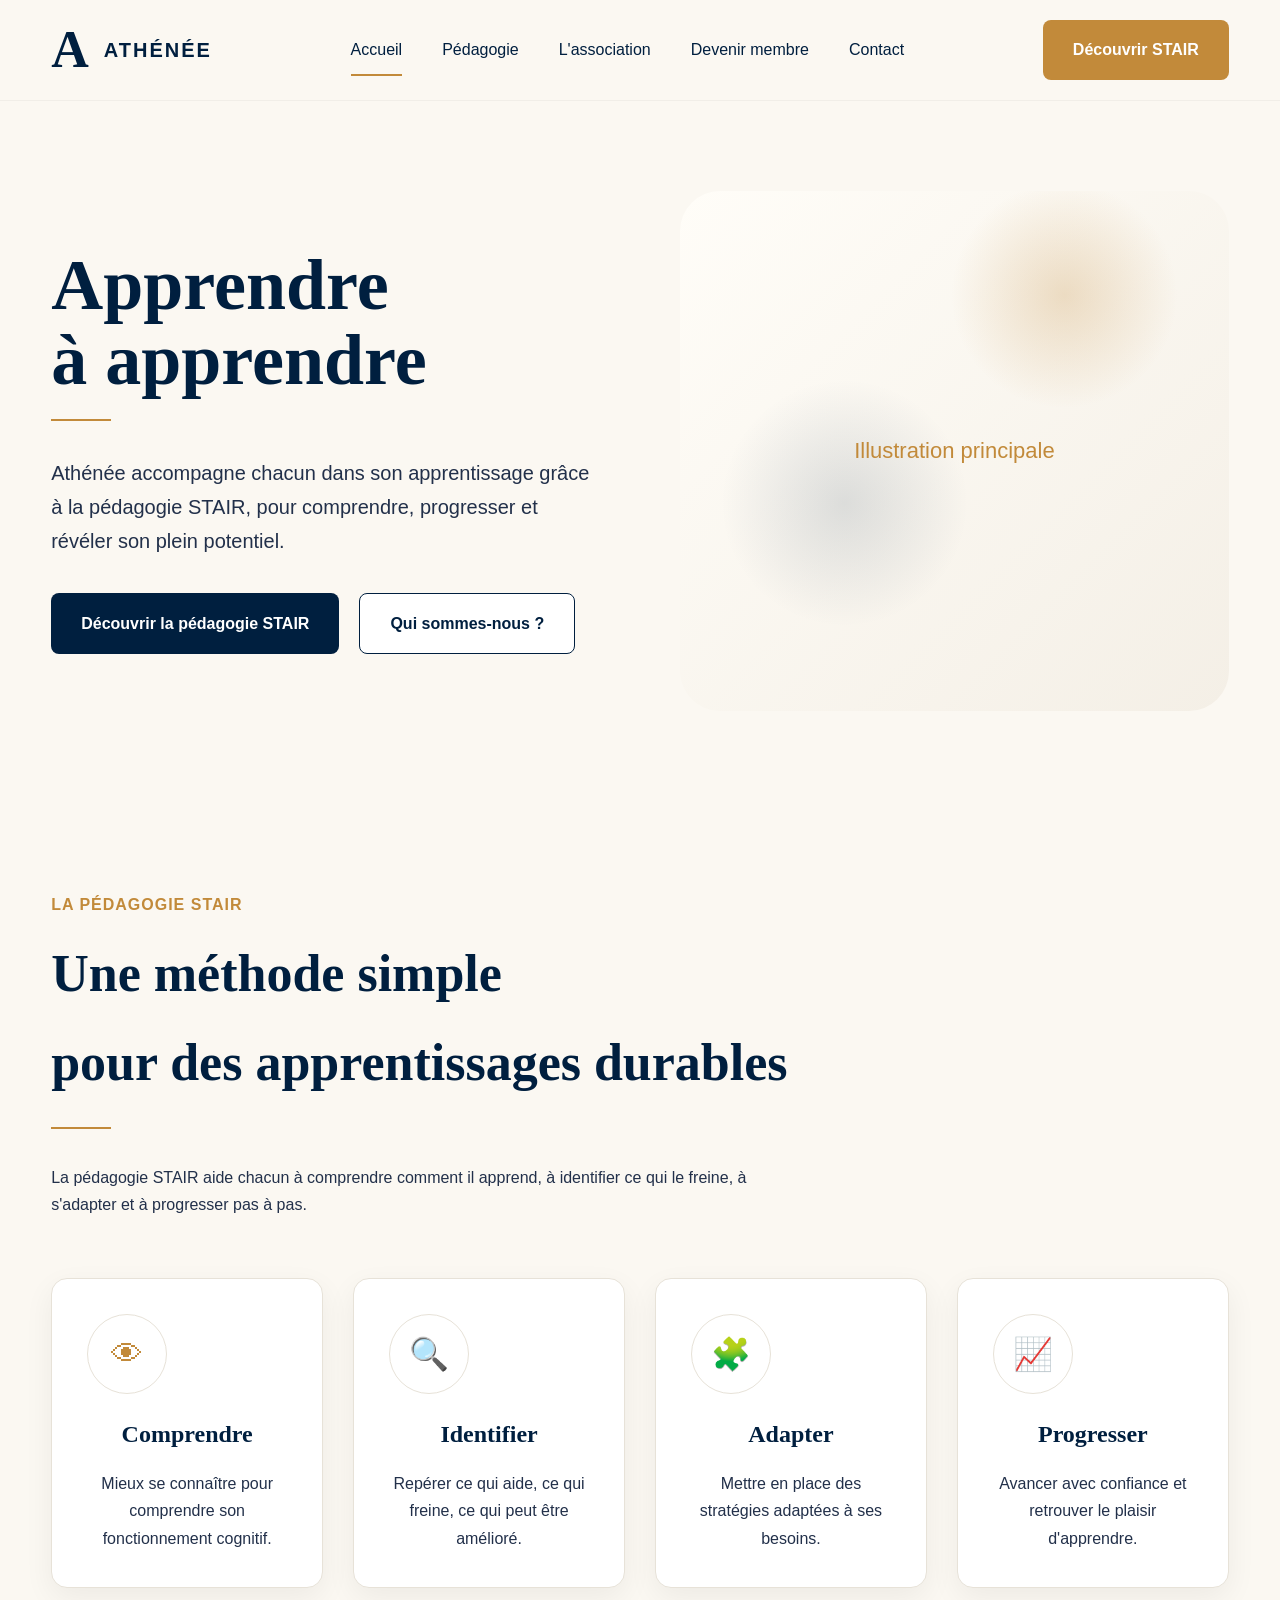
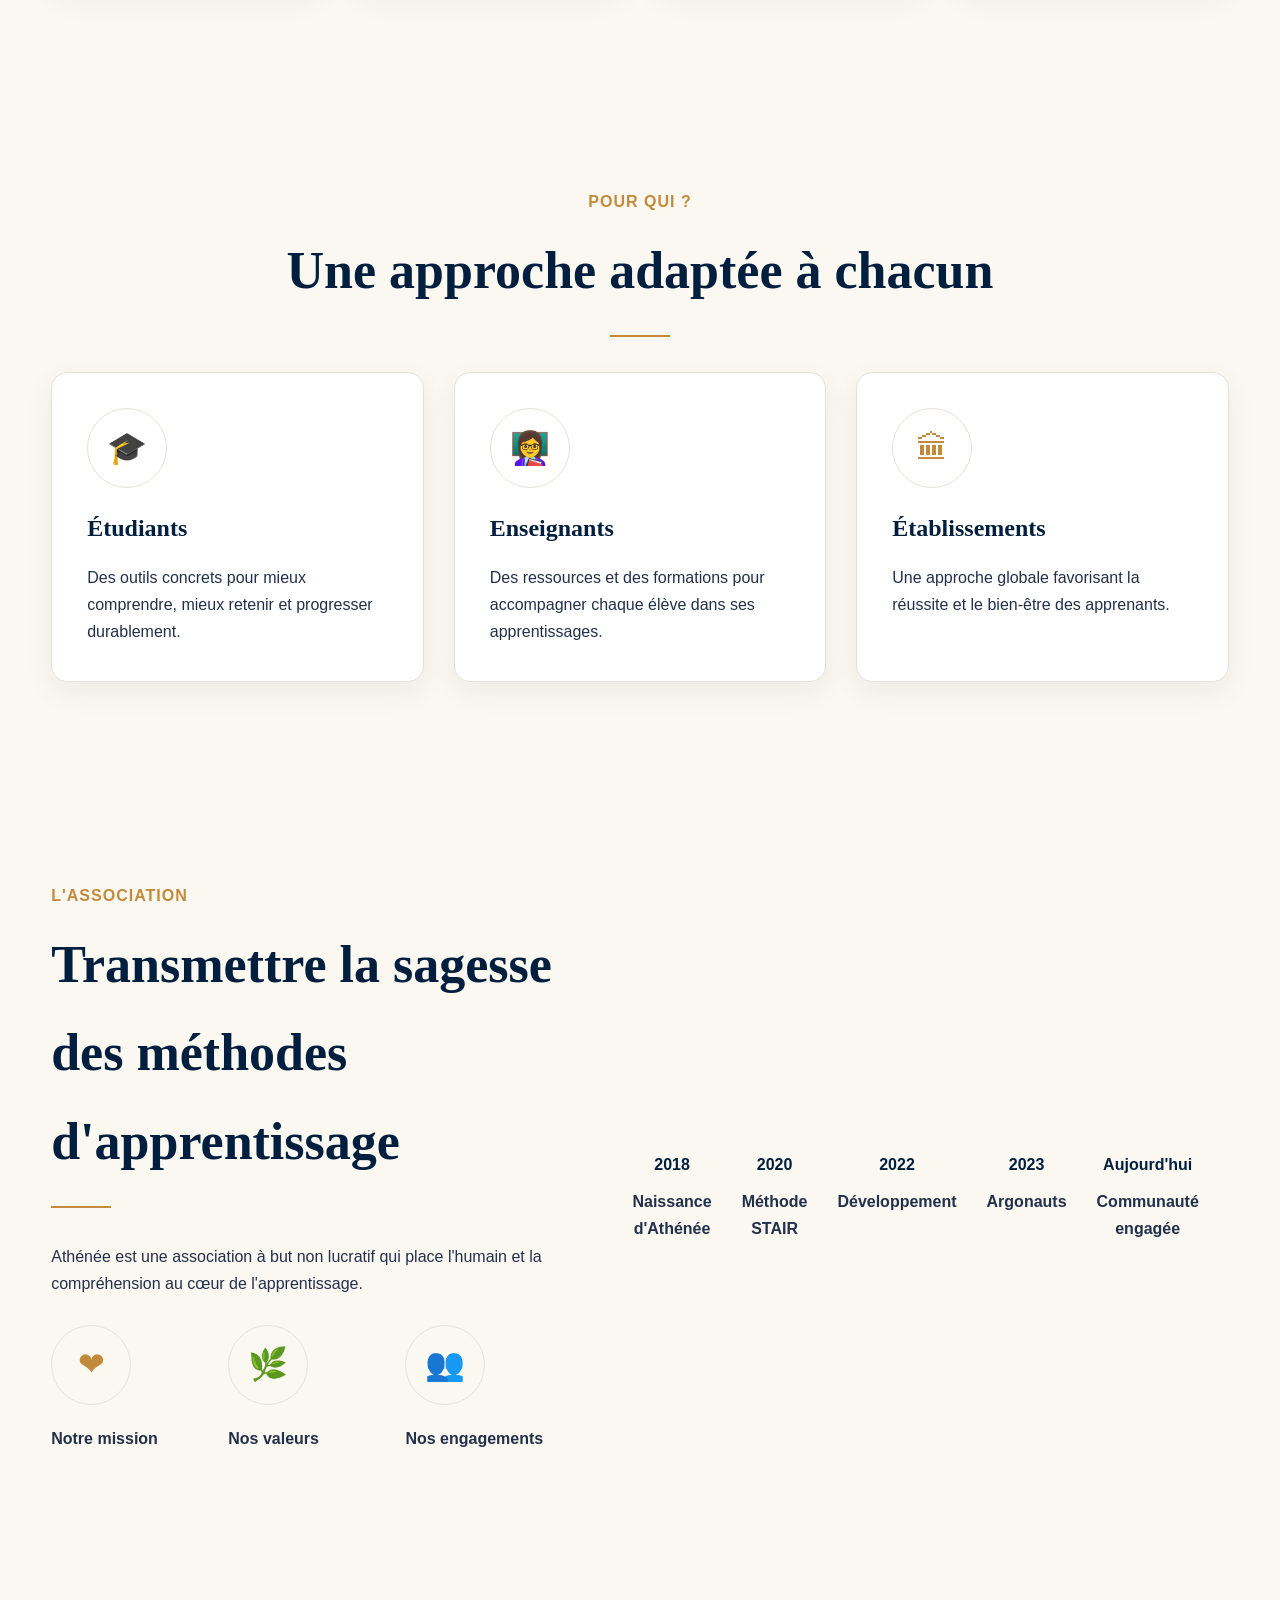
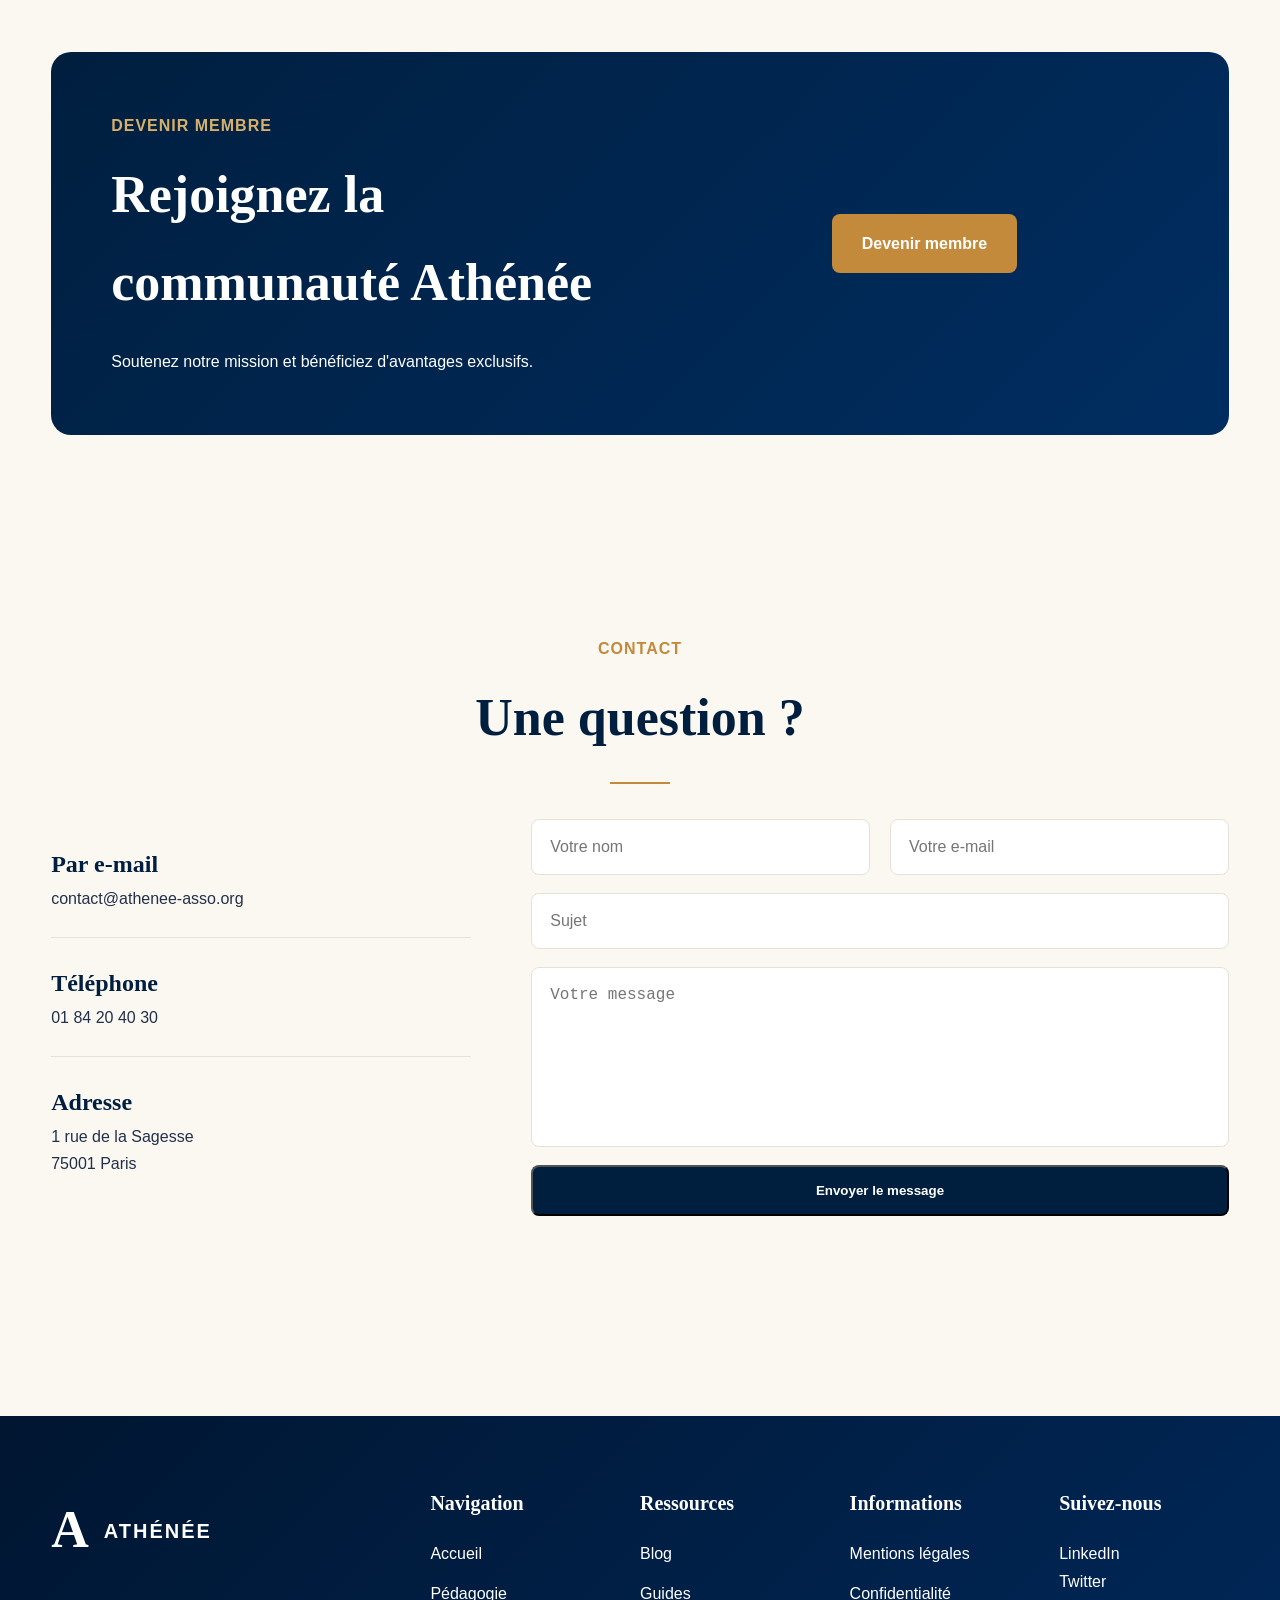
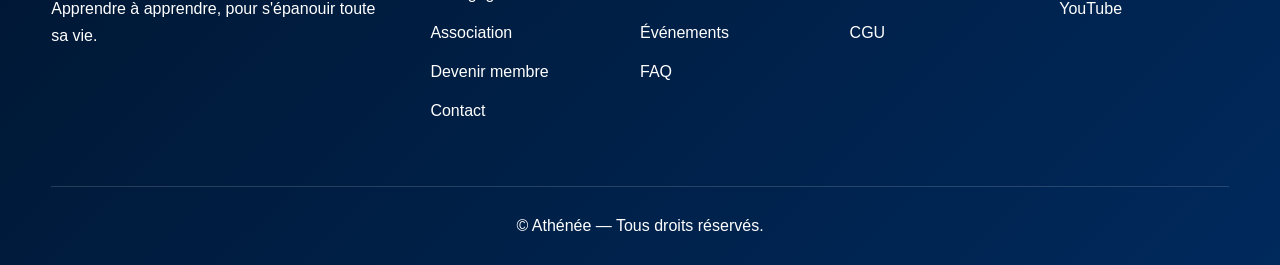
<file: index.html>
<!DOCTYPE html>
<html lang="fr">

<head>
    <meta charset="UTF-8">
    <meta name="viewport" content="width=device-width, initial-scale=1.0">
    <title>Athénée - Apprendre à apprendre</title>
    <link rel="stylesheet" href="style.css">
</head>

<body>

    <!-- HEADER -->

    <header class="header">

        <div class="container navbar">

            <a href="index.html" class="logo">
                <div class="logo-mark">A</div>
                <div class="logo-text">ATHÉNÉE</div>
            </a>

            <nav class="nav-menu">

                <a href="index.html" class="nav-link active">Accueil</a>

                <a href="pedagogie.html" class="nav-link">Pédagogie</a>

                <a href="association.html" class="nav-link">L'association</a>

                <a href="membre.html" class="nav-link">Devenir membre</a>

                <a href="contact.html" class="nav-link">Contact</a>

            </nav>

            <a href="pedagogie.html" class="btn btn-gold">
                Découvrir STAIR
            </a>

            <button class="menu-toggle">
                ☰
            </button>

        </div>

    </header>

    <!-- HERO -->

    <section class="hero">

        <div class="container grid-2">

            <div class="hero-content">

                <h1>Apprendre<br>à apprendre</h1>

                <div class="section-line"></div>

                <p>
                    Athénée accompagne chacun dans son apprentissage grâce à la
                    pédagogie STAIR, pour comprendre, progresser et révéler
                    son plein potentiel.
                </p>

                <div class="hero-buttons">

                    <a href="pedagogie.html" class="btn btn-primary">
                        Découvrir la pédagogie STAIR
                    </a>

                    <a href="association.html" class="btn btn-outline">
                        Qui sommes-nous ?
                    </a>

                </div>

            </div>

            <div class="hero-illustration">

                <div class="hero-placeholder">
                    Illustration principale
                </div>

            </div>

        </div>

    </section>

    <!-- STAIR -->

    <section class="section">

        <div class="container">

            <div class="section-label">
                LA PÉDAGOGIE STAIR
            </div>

            <h2>
                Une méthode simple<br>
                pour des apprentissages durables
            </h2>

            <div class="section-line"></div>

            <p style="max-width:700px; margin-bottom:60px;">
                La pédagogie STAIR aide chacun à comprendre comment il apprend,
                à identifier ce qui le freine, à s'adapter et à progresser pas à pas.
            </p>

            <div class="grid-4">

                <article class="card stair-card">

                    <div class="card-icon">👁</div>

                    <h4>Comprendre</h4>

                    <p>
                        Mieux se connaître pour comprendre
                        son fonctionnement cognitif.
                    </p>

                </article>

                <article class="card stair-card">

                    <div class="card-icon">🔍</div>

                    <h4>Identifier</h4>

                    <p>
                        Repérer ce qui aide,
                        ce qui freine,
                        ce qui peut être amélioré.
                    </p>

                </article>

                <article class="card stair-card">

                    <div class="card-icon">🧩</div>

                    <h4>Adapter</h4>

                    <p>
                        Mettre en place des stratégies adaptées
                        à ses besoins.
                    </p>

                </article>

                <article class="card stair-card">

                    <div class="card-icon">📈</div>

                    <h4>Progresser</h4>

                    <p>
                        Avancer avec confiance
                        et retrouver le plaisir d'apprendre.
                    </p>

                </article>

            </div>

        </div>

    </section>

    <!-- POUR QUI -->

    <section class="section">

        <div class="container">

            <div class="center">

                <div class="section-label">
                    POUR QUI ?
                </div>

                <h2>
                    Une approche adaptée à chacun
                </h2>

                <div class="section-line" style="margin-left:auto;margin-right:auto;"></div>

            </div>

            <div class="grid-3">

                <article class="card">

                    <div class="card-icon">🎓</div>

                    <h4>Étudiants</h4>

                    <p>
                        Des outils concrets pour mieux comprendre,
                        mieux retenir et progresser durablement.
                    </p>

                </article>

                <article class="card">

                    <div class="card-icon">👩‍🏫</div>

                    <h4>Enseignants</h4>

                    <p>
                        Des ressources et des formations pour
                        accompagner chaque élève dans ses apprentissages.
                    </p>

                </article>

                <article class="card">

                    <div class="card-icon">🏛</div>

                    <h4>Établissements</h4>

                    <p>
                        Une approche globale favorisant
                        la réussite et le bien-être des apprenants.
                    </p>

                </article>

            </div>

        </div>

    </section>

    <!-- ASSOCIATION -->

    <section class="section">

        <div class="container grid-2">

            <div>

                <div class="section-label">
                    L'ASSOCIATION
                </div>

                <h2>
                    Transmettre la sagesse
                    des méthodes d'apprentissage
                </h2>

                <div class="section-line"></div>

                <p>
                    Athénée est une association à but non lucratif
                    qui place l'humain et la compréhension
                    au cœur de l'apprentissage.
                </p>

                <br>

                <div class="grid-3">

                    <div>
                        <div class="card-icon">❤</div>
                        <strong>Notre mission</strong>
                    </div>

                    <div>
                        <div class="card-icon">🌿</div>
                        <strong>Nos valeurs</strong>
                    </div>

                    <div>
                        <div class="card-icon">👥</div>
                        <strong>Nos engagements</strong>
                    </div>

                </div>

            </div>

            <div>

                <div class="timeline">

                    <div class="timeline-item">

                        <div class="timeline-year">
                            2018
                        </div>

                        <strong>Naissance d'Athénée</strong>

                    </div>

                    <div class="timeline-item">

                        <div class="timeline-year">
                            2020
                        </div>

                        <strong>Méthode STAIR</strong>

                    </div>

                    <div class="timeline-item">

                        <div class="timeline-year">
                            2022
                        </div>

                        <strong>Développement</strong>

                    </div>

                    <div class="timeline-item">

                        <div class="timeline-year">
                            2023
                        </div>

                        <strong>Argonauts</strong>

                    </div>

                    <div class="timeline-item">

                        <div class="timeline-year">
                            Aujourd'hui
                        </div>

                        <strong>Communauté engagée</strong>

                    </div>

                </div>

            </div>

        </div>

    </section>

    <!-- MEMBRE -->

    <section class="section">

        <div class="container">

            <div class="cta">

                <div class="grid-2">

                    <div>

                        <div class="section-label"
                             style="color:#d9b06a;">
                            DEVENIR MEMBRE
                        </div>

                        <h2>
                            Rejoignez la communauté Athénée
                        </h2>

                        <p style="margin-top:20px;">
                            Soutenez notre mission et bénéficiez
                            d'avantages exclusifs.
                        </p>

                    </div>

                    <div style="display:flex;align-items:center;justify-content:center;">

                        <a href="membre.html" class="btn btn-gold">
                            Devenir membre
                        </a>

                    </div>

                </div>

            </div>

        </div>

    </section>

    <!-- CONTACT -->

    <section class="section">

        <div class="container">

            <div class="center">

                <div class="section-label">
                    CONTACT
                </div>

                <h2>
                    Une question ?
                </h2>

                <div class="section-line"
                     style="margin-left:auto;margin-right:auto;">
                </div>

            </div>

            <div class="contact-grid">

                <div>

                    <div class="contact-card">

                        <h4>Par e-mail</h4>

                        <p>
                            contact@athenee-asso.org
                        </p>

                    </div>

                    <div class="contact-card">

                        <h4>Téléphone</h4>

                        <p>
                            01 84 20 40 30
                        </p>

                    </div>

                    <div class="contact-card">

                        <h4>Adresse</h4>

                        <p>
                            1 rue de la Sagesse<br>
                            75001 Paris
                        </p>

                    </div>

                </div>

                <form class="contact-form">

                    <div class="form-row">

                        <input type="text"
                               placeholder="Votre nom">

                        <input type="email"
                               placeholder="Votre e-mail">

                    </div>

                    <input type="text"
                           placeholder="Sujet">

                    <textarea placeholder="Votre message"></textarea>

                    <button class="btn btn-primary"
                            type="submit">
                        Envoyer le message
                    </button>

                </form>

            </div>

        </div>

    </section>

    <!-- FOOTER -->

    <footer class="footer">

        <div class="container">

            <div class="footer-grid">

                <div>

                    <div class="logo">

                        <div class="logo-mark"
                             style="color:white;">
                            A
                        </div>

                        <div class="logo-text"
                             style="color:white;">
                            ATHÉNÉE
                        </div>

                    </div>

                    <p style="margin-top:20px;">
                        Apprendre à apprendre,
                        pour s'épanouir toute sa vie.
                    </p>

                </div>

                <div>

                    <h4>Navigation</h4>

                    <ul>

                        <li><a href="index.html">Accueil</a></li>
                        <li><a href="pedagogie.html">Pédagogie</a></li>
                        <li><a href="association.html">Association</a></li>
                        <li><a href="membre.html">Devenir membre</a></li>
                        <li><a href="contact.html">Contact</a></li>

                    </ul>

                </div>

                <div>

                    <h4>Ressources</h4>

                    <ul>

                        <li>Blog</li>
                        <li>Guides</li>
                        <li>Événements</li>
                        <li>FAQ</li>

                    </ul>

                </div>

                <div>

                    <h4>Informations</h4>

                    <ul>

                        <li>Mentions légales</li>
                        <li>Confidentialité</li>
                        <li>CGU</li>

                    </ul>

                </div>

                <div>

                    <h4>Suivez-nous</h4>

                    <p>LinkedIn</p>
                    <p>Twitter</p>
                    <p>YouTube</p>

                </div>

            </div>

            <div class="footer-bottom">

                © Athénée — Tous droits réservés.

            </div>

        </div>

    </footer>

</body>
</html>
</file>
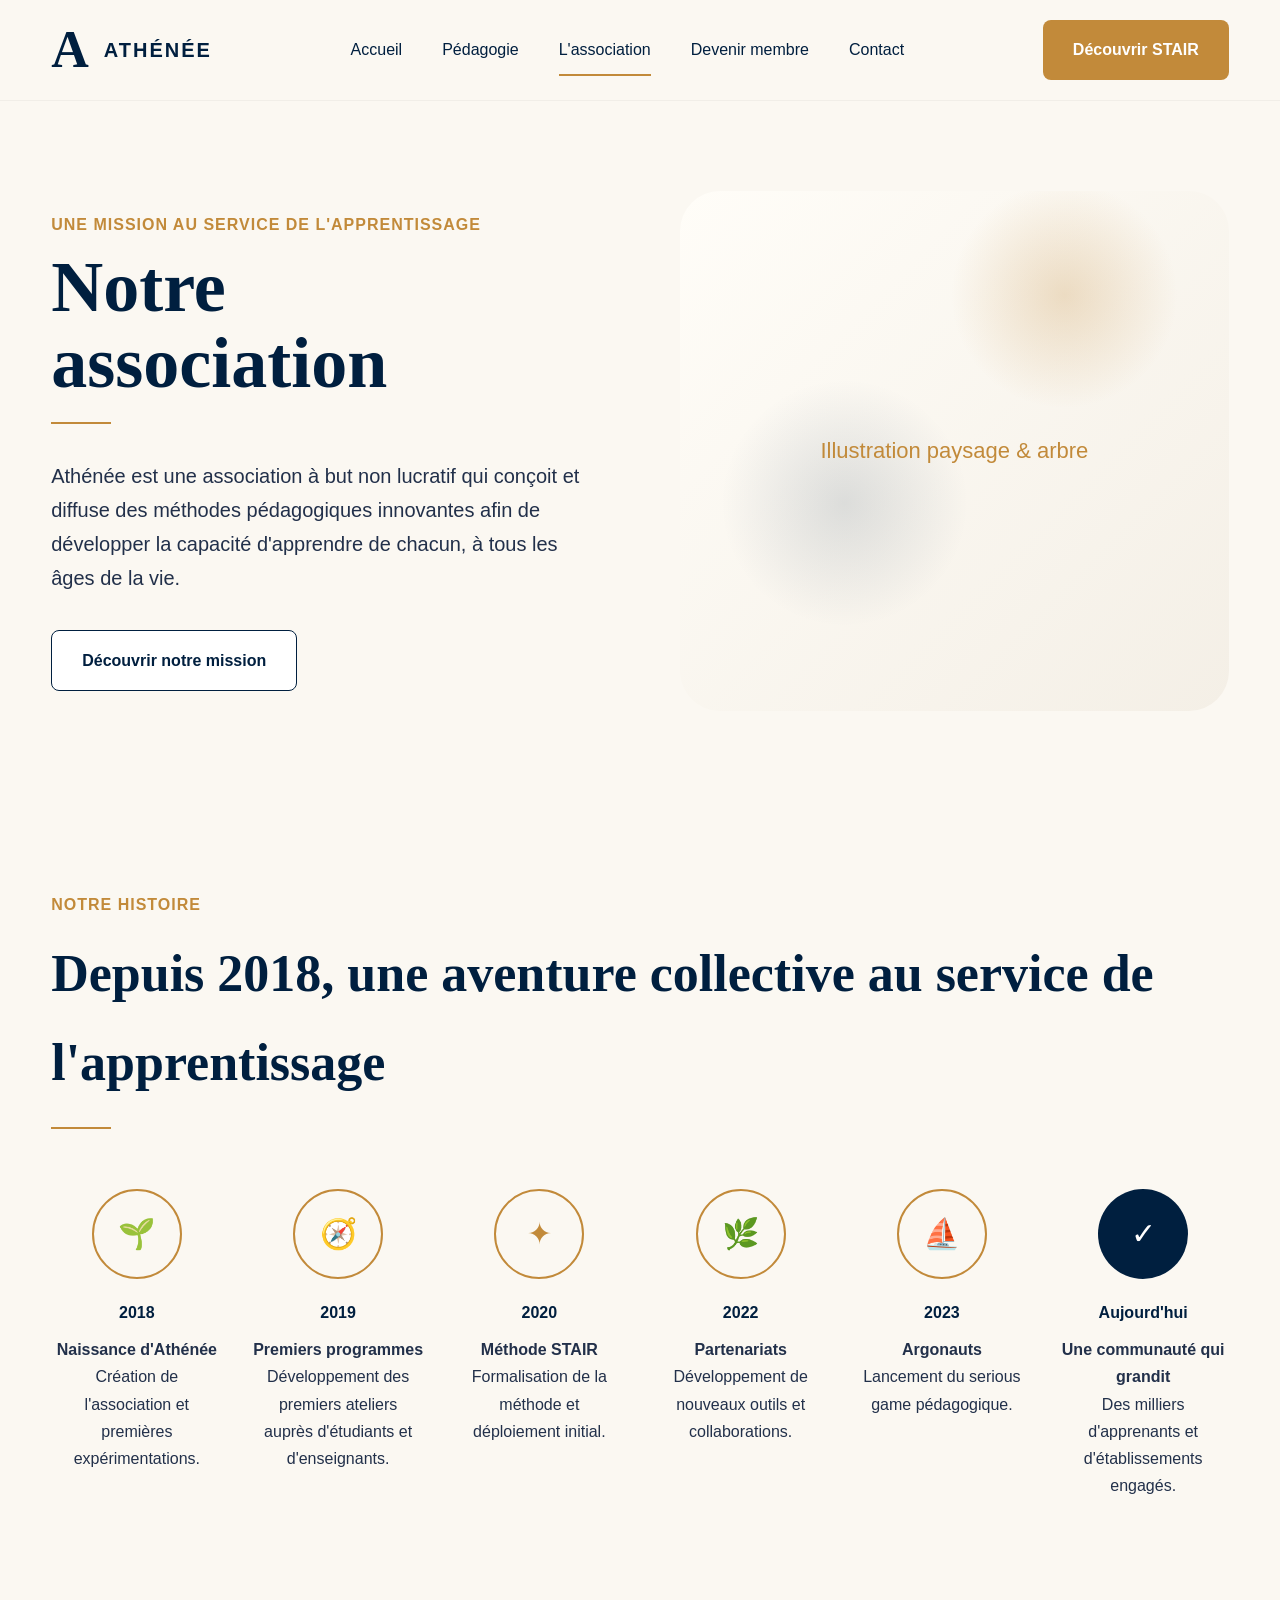
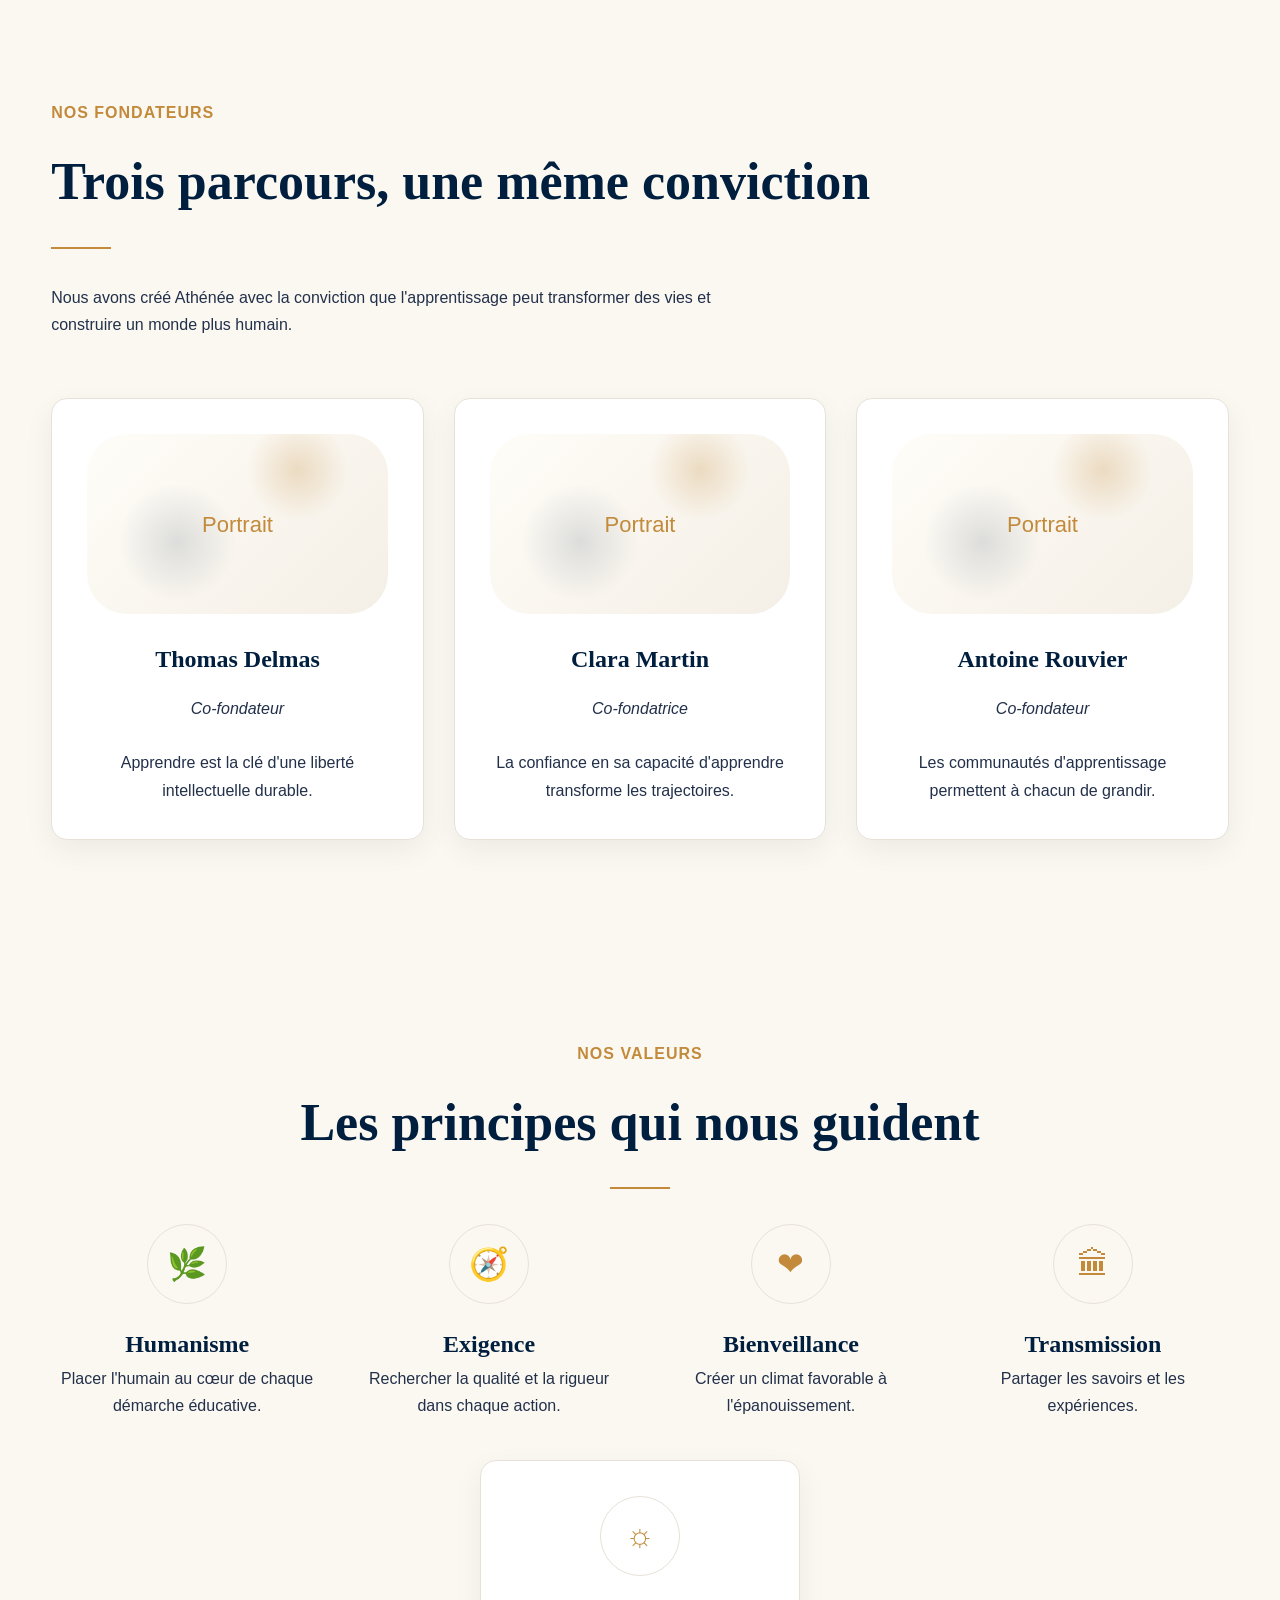
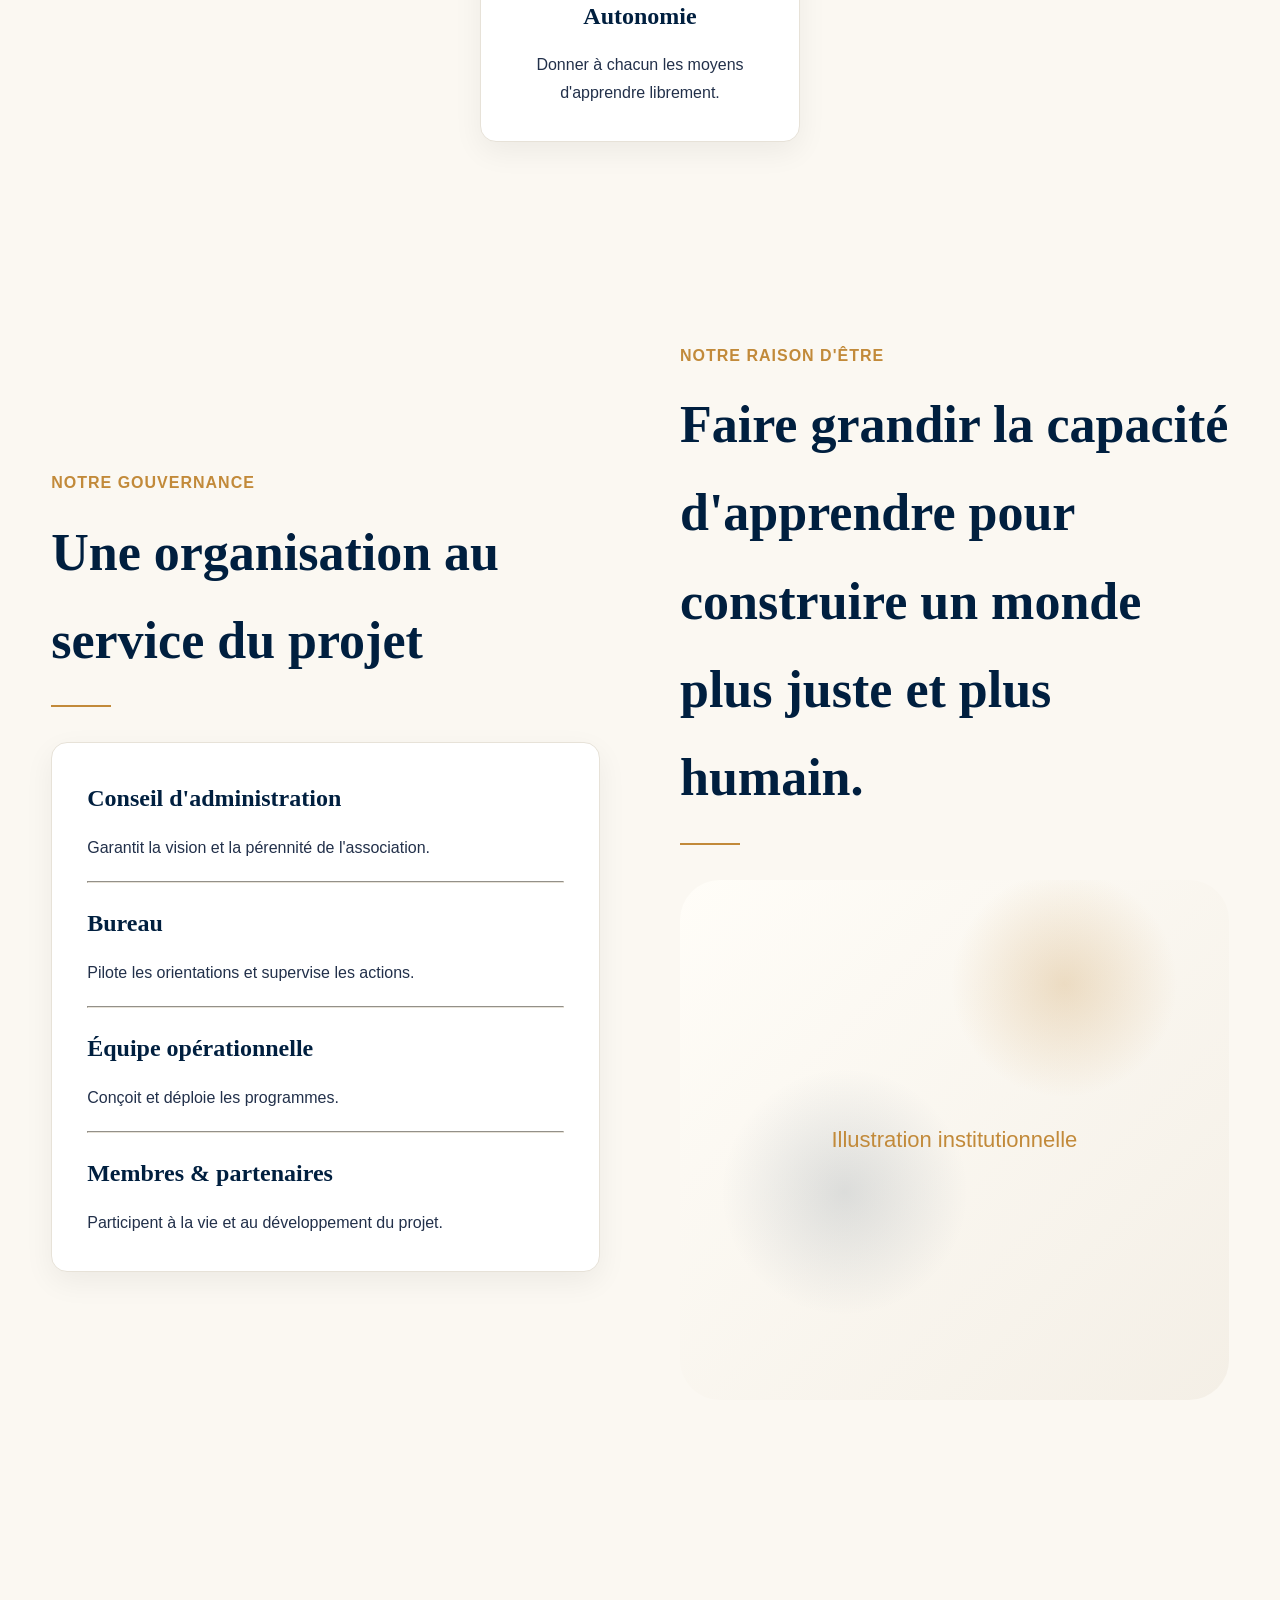
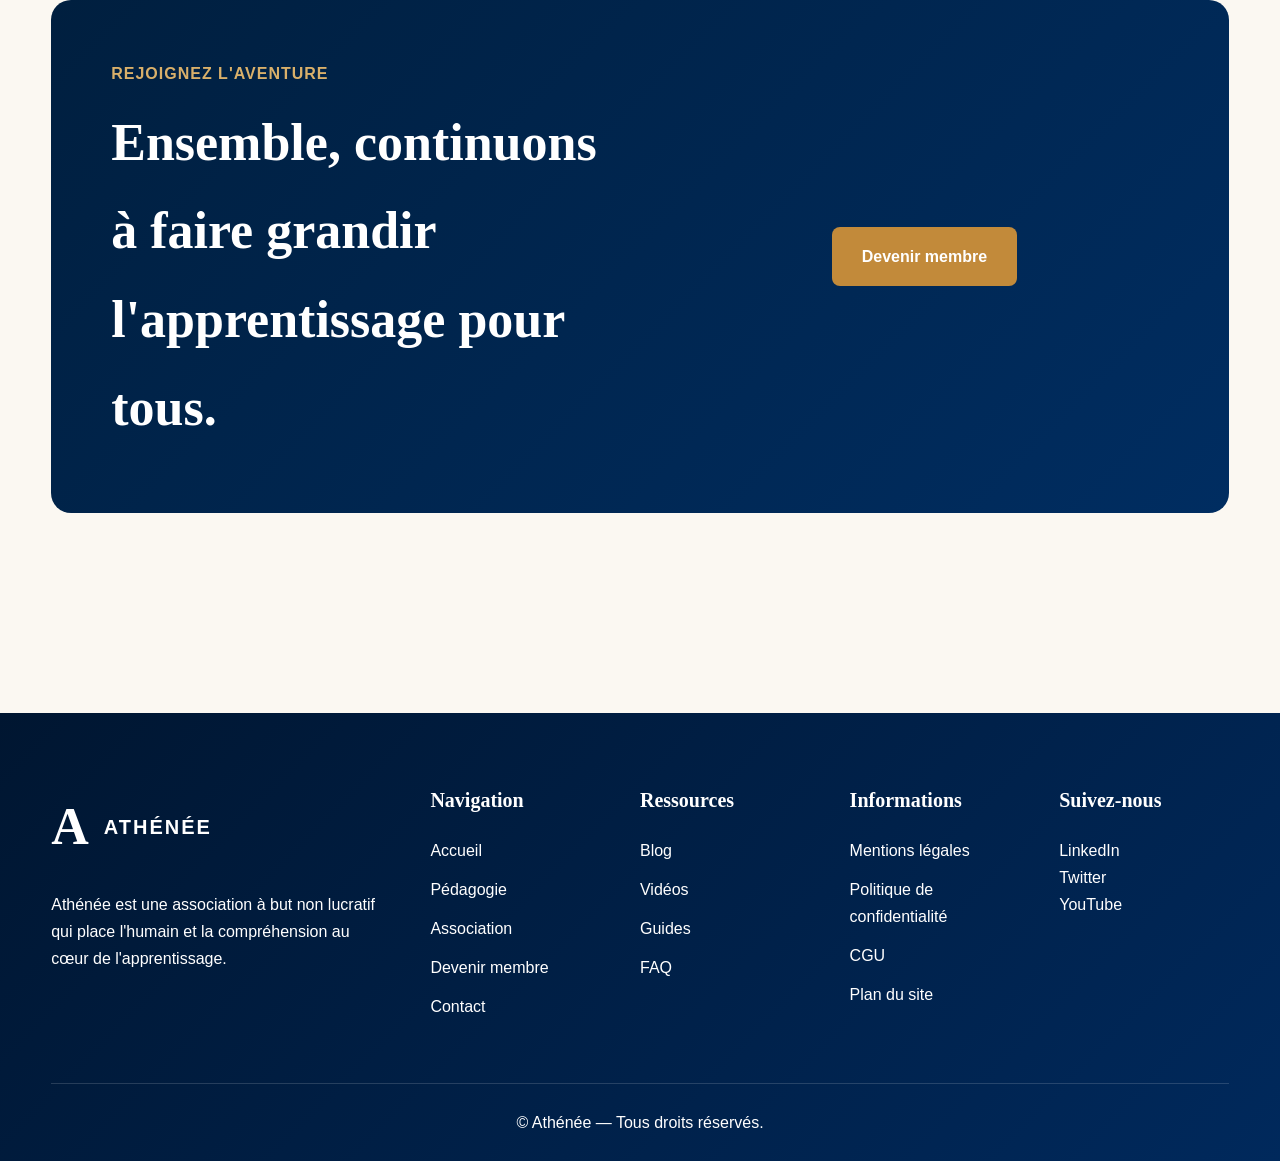
<file: association.html>
<!DOCTYPE html>
<html lang="fr">

<head>
    <meta charset="UTF-8">
    <meta name="viewport" content="width=device-width, initial-scale=1.0">
    <title>Notre association - Athénée</title>
    <link rel="stylesheet" href="style.css">
</head>

<body>

<header class="header">

    <div class="container navbar">

        <a href="index.html" class="logo">
            <div class="logo-mark">A</div>
            <div class="logo-text">ATHÉNÉE</div>
        </a>

        <nav class="nav-menu">
            <a href="index.html" class="nav-link">Accueil</a>
            <a href="pedagogie.html" class="nav-link">Pédagogie</a>
            <a href="association.html" class="nav-link active">L'association</a>
            <a href="membre.html" class="nav-link">Devenir membre</a>
            <a href="contact.html" class="nav-link">Contact</a>
        </nav>

        <a href="pedagogie.html" class="btn btn-gold">
            Découvrir STAIR
        </a>

    </div>

</header>

<!-- HERO -->

<section class="hero">

    <div class="container grid-2">

        <div class="hero-content">

            <div class="section-label">
                UNE MISSION AU SERVICE DE L'APPRENTISSAGE
            </div>

            <h1>
                Notre<br>
                association
            </h1>

            <div class="section-line"></div>

            <p>
                Athénée est une association à but non lucratif
                qui conçoit et diffuse des méthodes pédagogiques
                innovantes afin de développer la capacité
                d'apprendre de chacun, à tous les âges de la vie.
            </p>

            <a href="#mission" class="btn btn-outline">
                Découvrir notre mission
            </a>

        </div>

        <div class="hero-illustration">

            <div class="hero-placeholder">
                Illustration paysage & arbre
            </div>

        </div>

    </div>

</section>

<!-- HISTOIRE -->

<section class="section">

    <div class="container">

        <div class="section-label">
            NOTRE HISTOIRE
        </div>

        <h2>
            Depuis 2018, une aventure collective
            au service de l'apprentissage
        </h2>

        <div class="section-line"></div>

        <div class="timeline">

            <article class="timeline-item">

                <div class="timeline-icon">🌱</div>

                <div class="timeline-year">2018</div>

                <strong>Naissance d'Athénée</strong>

                <p>
                    Création de l'association et
                    premières expérimentations.
                </p>

            </article>

            <article class="timeline-item">

                <div class="timeline-icon">🧭</div>

                <div class="timeline-year">2019</div>

                <strong>Premiers programmes</strong>

                <p>
                    Développement des premiers ateliers
                    auprès d'étudiants et d'enseignants.
                </p>

            </article>

            <article class="timeline-item">

                <div class="timeline-icon">✦</div>

                <div class="timeline-year">2020</div>

                <strong>Méthode STAIR</strong>

                <p>
                    Formalisation de la méthode
                    et déploiement initial.
                </p>

            </article>

            <article class="timeline-item">

                <div class="timeline-icon">🌿</div>

                <div class="timeline-year">2022</div>

                <strong>Partenariats</strong>

                <p>
                    Développement de nouveaux outils
                    et collaborations.
                </p>

            </article>

            <article class="timeline-item">

                <div class="timeline-icon">⛵</div>

                <div class="timeline-year">2023</div>

                <strong>Argonauts</strong>

                <p>
                    Lancement du serious game
                    pédagogique.
                </p>

            </article>

            <article class="timeline-item">

                <div class="timeline-icon"
                     style="background:var(--navy);color:white;border:none;">
                    ✓
                </div>

                <div class="timeline-year">Aujourd'hui</div>

                <strong>Une communauté qui grandit</strong>

                <p>
                    Des milliers d'apprenants et
                    d'établissements engagés.
                </p>

            </article>

        </div>

    </div>

</section>

<!-- FONDATEURS -->

<section class="section">

    <div class="container">

        <div class="section-label">
            NOS FONDATEURS
        </div>

        <h2>
            Trois parcours,
            une même conviction
        </h2>

        <div class="section-line"></div>

        <p style="max-width:700px;margin-bottom:60px;">
            Nous avons créé Athénée avec la conviction que
            l'apprentissage peut transformer des vies
            et construire un monde plus humain.
        </p>

        <div class="grid-3">

            <article class="card center">

                <div class="hero-illustration"
                     style="min-height:180px;margin-bottom:25px;">
                    <div class="hero-placeholder">
                        Portrait
                    </div>
                </div>

                <h4>Thomas Delmas</h4>

                <p><em>Co-fondateur</em></p>

                <br>

                <p>
                    Apprendre est la clé d'une liberté
                    intellectuelle durable.
                </p>

            </article>

            <article class="card center">

                <div class="hero-illustration"
                     style="min-height:180px;margin-bottom:25px;">
                    <div class="hero-placeholder">
                        Portrait
                    </div>
                </div>

                <h4>Clara Martin</h4>

                <p><em>Co-fondatrice</em></p>

                <br>

                <p>
                    La confiance en sa capacité
                    d'apprendre transforme les trajectoires.
                </p>

            </article>

            <article class="card center">

                <div class="hero-illustration"
                     style="min-height:180px;margin-bottom:25px;">
                    <div class="hero-placeholder">
                        Portrait
                    </div>
                </div>

                <h4>Antoine Rouvier</h4>

                <p><em>Co-fondateur</em></p>

                <br>

                <p>
                    Les communautés d'apprentissage
                    permettent à chacun de grandir.
                </p>

            </article>

        </div>

    </div>

</section>

<!-- VALEURS -->

<section class="section">

    <div class="container">

        <div class="center">

            <div class="section-label">
                NOS VALEURS
            </div>

            <h2>
                Les principes qui nous guident
            </h2>

            <div class="section-line"
                 style="margin-left:auto;margin-right:auto;">
            </div>

        </div>

        <div class="grid-4">

            <article class="center">
                <div class="card-icon" style="margin:auto auto 20px;">🌿</div>
                <h4>Humanisme</h4>
                <p>Placer l'humain au cœur de chaque démarche éducative.</p>
            </article>

            <article class="center">
                <div class="card-icon" style="margin:auto auto 20px;">🧭</div>
                <h4>Exigence</h4>
                <p>Rechercher la qualité et la rigueur dans chaque action.</p>
            </article>

            <article class="center">
                <div class="card-icon" style="margin:auto auto 20px;">❤</div>
                <h4>Bienveillance</h4>
                <p>Créer un climat favorable à l'épanouissement.</p>
            </article>

            <article class="center">
                <div class="card-icon" style="margin:auto auto 20px;">🏛</div>
                <h4>Transmission</h4>
                <p>Partager les savoirs et les expériences.</p>
            </article>

        </div>

        <div style="height:40px;"></div>

        <div style="max-width:320px;margin:auto;">

            <article class="card center">

                <div class="card-icon"
                     style="margin:auto auto 20px;">
                    ☼
                </div>

                <h4>Autonomie</h4>

                <p>
                    Donner à chacun les moyens
                    d'apprendre librement.
                </p>

            </article>

        </div>

    </div>

</section>

<!-- GOUVERNANCE -->

<section class="section" id="mission">

    <div class="container grid-2">

        <div>

            <div class="section-label">
                NOTRE GOUVERNANCE
            </div>

            <h2>
                Une organisation au service du projet
            </h2>

            <div class="section-line"></div>

            <div class="card">

                <h4>Conseil d'administration</h4>
                <p>Garantit la vision et la pérennité de l'association.</p>

                <hr style="margin:20px 0;border-color:var(--border);">

                <h4>Bureau</h4>
                <p>Pilote les orientations et supervise les actions.</p>

                <hr style="margin:20px 0;border-color:var(--border);">

                <h4>Équipe opérationnelle</h4>
                <p>Conçoit et déploie les programmes.</p>

                <hr style="margin:20px 0;border-color:var(--border);">

                <h4>Membres & partenaires</h4>
                <p>Participent à la vie et au développement du projet.</p>

            </div>

        </div>

        <div>

            <div class="section-label">
                NOTRE RAISON D'ÊTRE
            </div>

            <h2>
                Faire grandir la capacité
                d'apprendre pour construire
                un monde plus juste
                et plus humain.
            </h2>

            <div class="section-line"></div>

            <div class="hero-illustration">

                <div class="hero-placeholder">
                    Illustration institutionnelle
                </div>

            </div>

        </div>

    </div>

</section>

<!-- CTA -->

<section class="section">

    <div class="container">

        <div class="cta">

            <div class="grid-2">

                <div>

                    <div class="section-label"
                         style="color:#d9b06a;">
                        REJOIGNEZ L'AVENTURE
                    </div>

                    <h2>
                        Ensemble, continuons à faire grandir
                        l'apprentissage pour tous.
                    </h2>

                </div>

                <div style="display:flex;align-items:center;justify-content:center;">

                    <a href="membre.html"
                       class="btn btn-gold">
                        Devenir membre
                    </a>

                </div>

            </div>

        </div>

    </div>

</section>

<!-- FOOTER -->

<footer class="footer">

    <div class="container">

        <div class="footer-grid">

            <div>

                <div class="logo">
                    <div class="logo-mark" style="color:white;">A</div>
                    <div class="logo-text" style="color:white;">ATHÉNÉE</div>
                </div>

                <p style="margin-top:20px;">
                    Athénée est une association à but non lucratif
                    qui place l'humain et la compréhension
                    au cœur de l'apprentissage.
                </p>

            </div>

            <div>

                <h4>Navigation</h4>

                <ul>
                    <li><a href="index.html">Accueil</a></li>
                    <li><a href="pedagogie.html">Pédagogie</a></li>
                    <li><a href="association.html">Association</a></li>
                    <li><a href="membre.html">Devenir membre</a></li>
                    <li><a href="contact.html">Contact</a></li>
                </ul>

            </div>

            <div>

                <h4>Ressources</h4>

                <ul>
                    <li>Blog</li>
                    <li>Vidéos</li>
                    <li>Guides</li>
                    <li>FAQ</li>
                </ul>

            </div>

            <div>

                <h4>Informations</h4>

                <ul>
                    <li>Mentions légales</li>
                    <li>Politique de confidentialité</li>
                    <li>CGU</li>
                    <li>Plan du site</li>
                </ul>

            </div>

            <div>

                <h4>Suivez-nous</h4>

                <p>LinkedIn</p>
                <p>Twitter</p>
                <p>YouTube</p>

            </div>

        </div>

        <div class="footer-bottom">
            © Athénée — Tous droits réservés.
        </div>

    </div>

</footer>

</body>
</html>
</file>
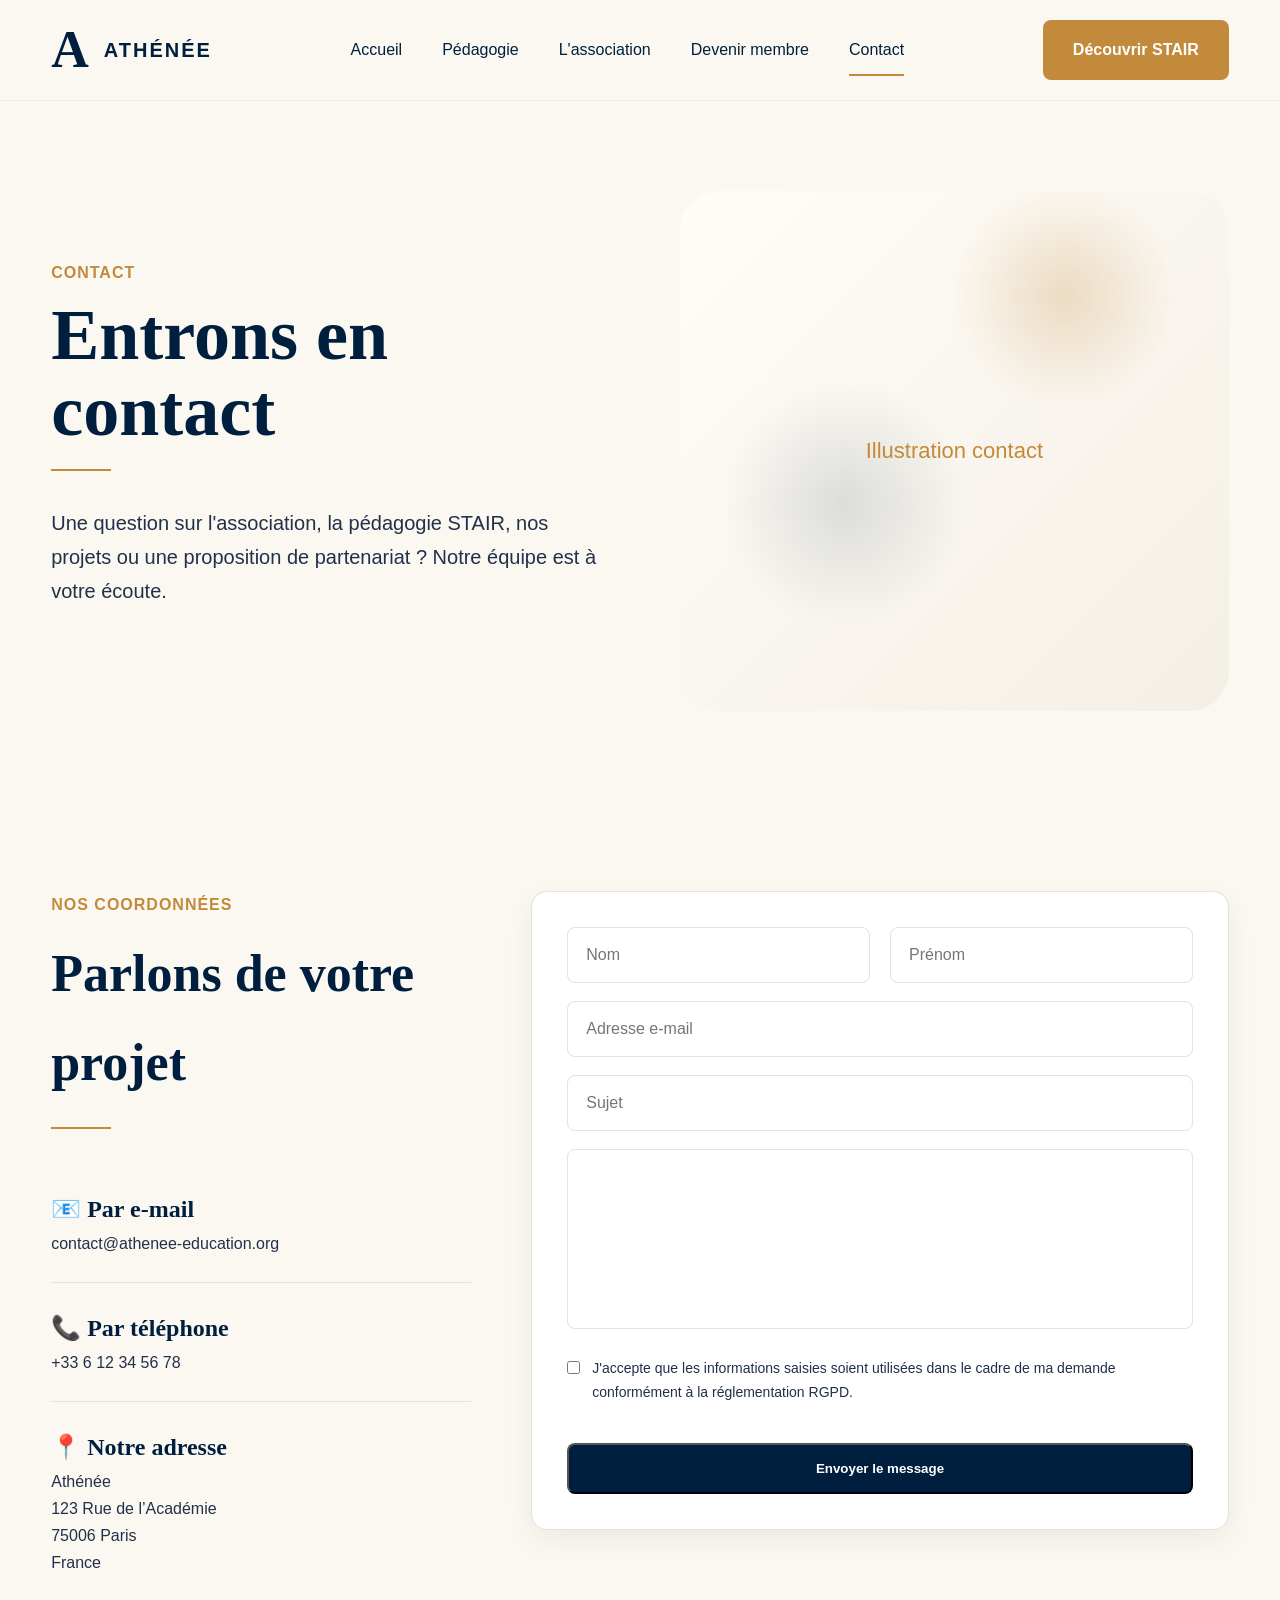
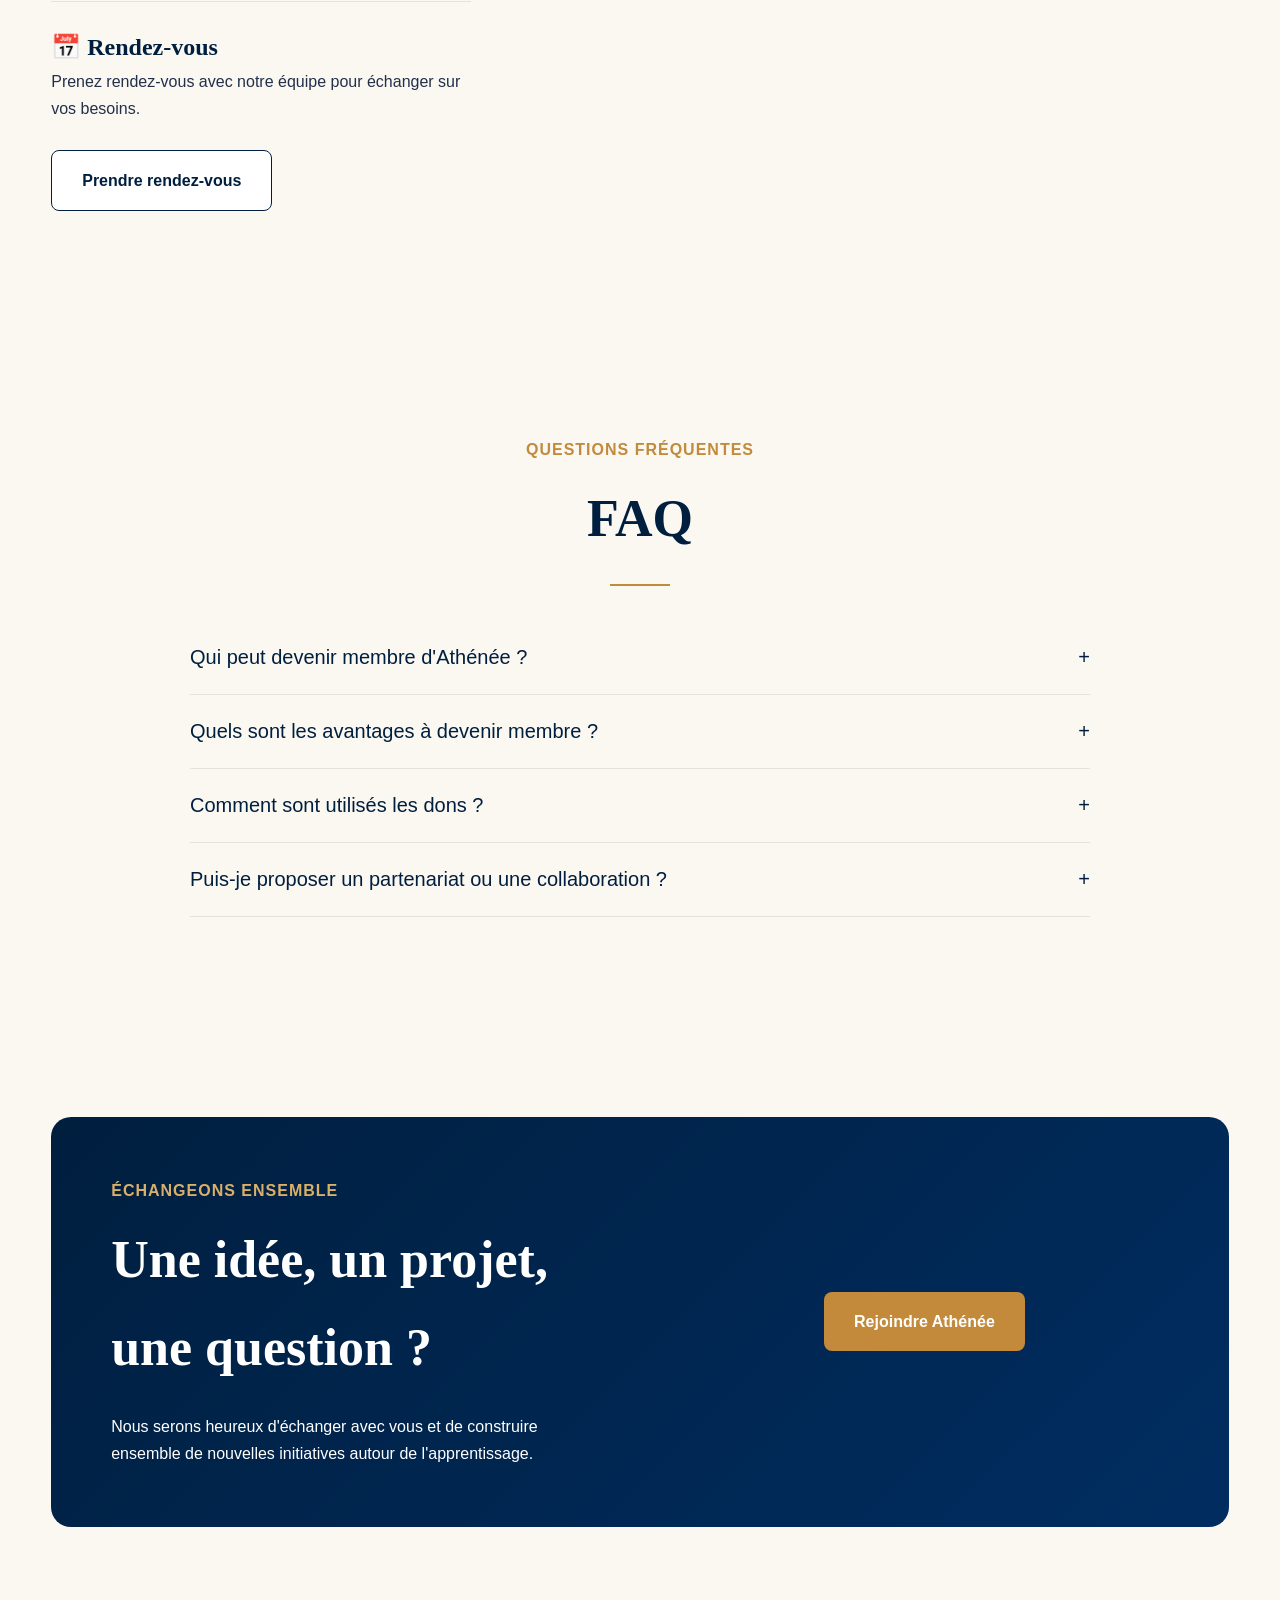
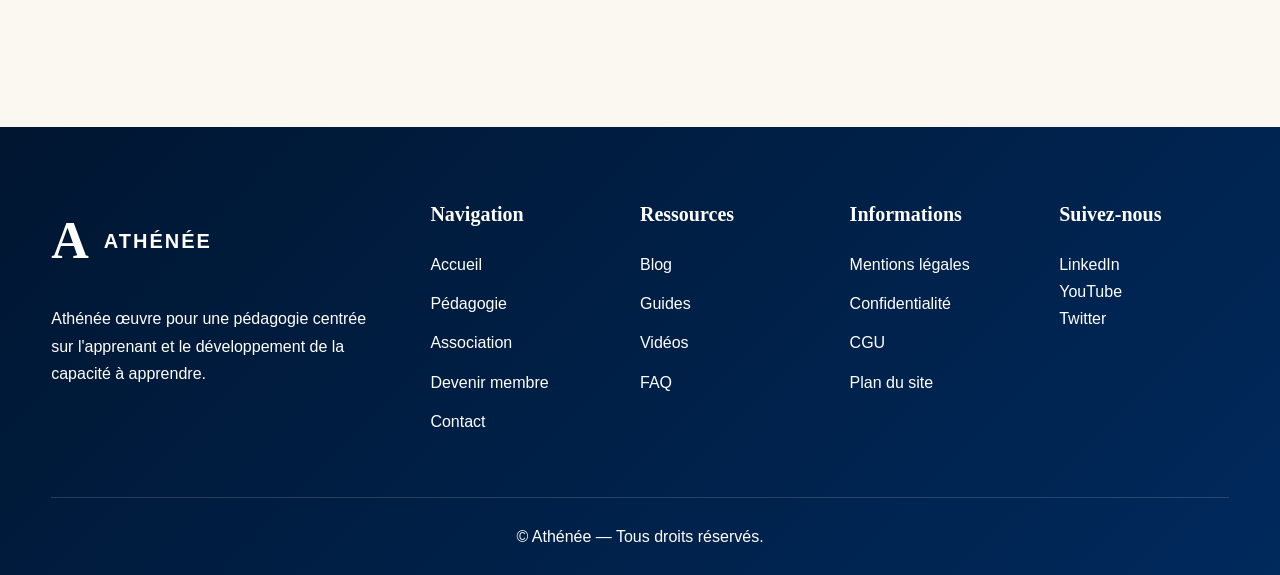
<file: contact.html>
<!DOCTYPE html>
<html lang="fr">

<head>
    <meta charset="UTF-8">
    <meta name="viewport" content="width=device-width, initial-scale=1.0">
    <title>Contact - Athénée</title>
    <link rel="stylesheet" href="style.css">
</head>

<body>

<header class="header">

    <div class="container navbar">

        <a href="index.html" class="logo">
            <div class="logo-mark">A</div>
            <div class="logo-text">ATHÉNÉE</div>
        </a>

        <nav class="nav-menu">
            <a href="index.html" class="nav-link">Accueil</a>
            <a href="pedagogie.html" class="nav-link">Pédagogie</a>
            <a href="association.html" class="nav-link">L'association</a>
            <a href="membre.html" class="nav-link">Devenir membre</a>
            <a href="contact.html" class="nav-link active">Contact</a>
        </nav>

        <a href="pedagogie.html" class="btn btn-gold">
            Découvrir STAIR
        </a>

    </div>

</header>

<!-- HERO -->

<section class="hero">

    <div class="container grid-2">

        <div class="hero-content">

            <div class="section-label">
                CONTACT
            </div>

            <h1>
                Entrons en<br>
                contact
            </h1>

            <div class="section-line"></div>

            <p>
                Une question sur l'association, la pédagogie STAIR,
                nos projets ou une proposition de partenariat ?
                Notre équipe est à votre écoute.
            </p>

        </div>

        <div class="hero-illustration">

            <div class="hero-placeholder">
                Illustration contact
            </div>

        </div>

    </div>

</section>

<!-- CONTACT -->

<section class="section">

    <div class="container">

        <div class="contact-grid">

            <!-- INFOS -->

            <div>

                <div class="section-label">
                    NOS COORDONNÉES
                </div>

                <h2>
                    Parlons de votre projet
                </h2>

                <div class="section-line"></div>

                <div class="contact-card">

                    <h4>📧 Par e-mail</h4>

                    <p>
                        contact@athenee-education.org
                    </p>

                </div>

                <div class="contact-card">

                    <h4>📞 Par téléphone</h4>

                    <p>
                        +33 6 12 34 56 78
                    </p>

                </div>

                <div class="contact-card">

                    <h4>📍 Notre adresse</h4>

                    <p>
                        Athénée<br>
                        123 Rue de l’Académie<br>
                        75006 Paris<br>
                        France
                    </p>

                </div>

                <div class="contact-card">

                    <h4>📅 Rendez-vous</h4>

                    <p>
                        Prenez rendez-vous avec notre équipe
                        pour échanger sur vos besoins.
                    </p>

                    <br>

                    <a href="#"
                       class="btn btn-outline">
                        Prendre rendez-vous
                    </a>

                </div>

            </div>

            <!-- FORMULAIRE -->

            <div>

                <div class="card">

                    <form class="contact-form">

                        <div class="form-row">

                            <input
                                type="text"
                                placeholder="Nom"
                                required>

                            <input
                                type="text"
                                placeholder="Prénom"
                                required>

                        </div>

                        <input
                            type="email"
                            placeholder="Adresse e-mail"
                            required>

                        <input
                            type="text"
                            placeholder="Sujet"
                            required>

                        <textarea
                            placeholder="Votre message"
                            required>
                        </textarea>

                        <label style="
                            display:flex;
                            gap:12px;
                            align-items:flex-start;
                            font-size:14px;
                            margin:10px 0 20px;">

                            <input
                                type="checkbox"
                                required
                                style="
                                width:auto;
                                margin-top:4px;">

                            <span>
                                J'accepte que les informations saisies
                                soient utilisées dans le cadre de ma demande
                                conformément à la réglementation RGPD.
                            </span>

                        </label>

                        <button
                            type="submit"
                            class="btn btn-primary">

                            Envoyer le message

                        </button>

                    </form>

                </div>

            </div>

        </div>

    </div>

</section>

<!-- FAQ -->

<section class="section">

    <div class="container">

        <div class="center">

            <div class="section-label">
                QUESTIONS FRÉQUENTES
            </div>

            <h2>
                FAQ
            </h2>

            <div class="section-line"
                 style="margin-left:auto;margin-right:auto;">
            </div>

        </div>

        <div style="max-width:900px;margin:auto;">

            <div class="faq-item">

                <button class="faq-question">
                    Qui peut devenir membre d'Athénée ?
                    <span>+</span>
                </button>

                <div class="faq-answer">

                    Toute personne, enseignant,
                    étudiant, parent ou établissement
                    souhaitant soutenir notre mission
                    peut rejoindre l'association.

                </div>

            </div>

            <div class="faq-item">

                <button class="faq-question">
                    Quels sont les avantages à devenir membre ?
                    <span>+</span>
                </button>

                <div class="faq-answer">

                    Les membres bénéficient
                    d'un accès privilégié à nos ressources,
                    événements et actualités.

                </div>

            </div>

            <div class="faq-item">

                <button class="faq-question">
                    Comment sont utilisés les dons ?
                    <span>+</span>
                </button>

                <div class="faq-answer">

                    Les dons financent les projets pédagogiques,
                    les ressources éducatives et les actions
                    de diffusion menées par Athénée.

                </div>

            </div>

            <div class="faq-item">

                <button class="faq-question">
                    Puis-je proposer un partenariat ou une collaboration ?
                    <span>+</span>
                </button>

                <div class="faq-answer">

                    Oui. Nous étudions avec intérêt
                    toute proposition de partenariat
                    partageant nos valeurs éducatives.

                </div>

            </div>

        </div>

    </div>

</section>

<!-- CTA -->

<section class="section">

    <div class="container">

        <div class="cta">

            <div class="grid-2">

                <div>

                    <div class="section-label"
                         style="color:#d9b06a;">
                        ÉCHANGEONS ENSEMBLE
                    </div>

                    <h2>
                        Une idée, un projet,
                        une question ?
                    </h2>

                    <p style="margin-top:20px;">
                        Nous serons heureux d'échanger avec vous
                        et de construire ensemble de nouvelles
                        initiatives autour de l'apprentissage.
                    </p>

                </div>

                <div style="
                    display:flex;
                    align-items:center;
                    justify-content:center;">

                    <a href="membre.html"
                       class="btn btn-gold">
                        Rejoindre Athénée
                    </a>

                </div>

            </div>

        </div>

    </div>

</section>

<!-- FOOTER -->

<footer class="footer">

    <div class="container">

        <div class="footer-grid">

            <div>

                <div class="logo">

                    <div class="logo-mark"
                         style="color:white;">
                        A
                    </div>

                    <div class="logo-text"
                         style="color:white;">
                        ATHÉNÉE
                    </div>

                </div>

                <p style="margin-top:20px;">
                    Athénée œuvre pour une pédagogie
                    centrée sur l'apprenant et le développement
                    de la capacité à apprendre.
                </p>

            </div>

            <div>

                <h4>Navigation</h4>

                <ul>
                    <li><a href="index.html">Accueil</a></li>
                    <li><a href="pedagogie.html">Pédagogie</a></li>
                    <li><a href="association.html">Association</a></li>
                    <li><a href="membre.html">Devenir membre</a></li>
                    <li><a href="contact.html">Contact</a></li>
                </ul>

            </div>

            <div>

                <h4>Ressources</h4>

                <ul>
                    <li>Blog</li>
                    <li>Guides</li>
                    <li>Vidéos</li>
                    <li>FAQ</li>
                </ul>

            </div>

            <div>

                <h4>Informations</h4>

                <ul>
                    <li>Mentions légales</li>
                    <li>Confidentialité</li>
                    <li>CGU</li>
                    <li>Plan du site</li>
                </ul>

            </div>

            <div>

                <h4>Suivez-nous</h4>

                <p>LinkedIn</p>
                <p>YouTube</p>
                <p>Twitter</p>

            </div>

        </div>

        <div class="footer-bottom">
            © Athénée — Tous droits réservés.
        </div>

    </div>

</footer>

<!-- FAQ SCRIPT -->

<script>

document.querySelectorAll('.faq-question').forEach(button => {

    button.addEventListener('click', () => {

        const item = button.parentElement;

        item.classList.toggle('active');

    });

});

</script>

</body>
</html>
</file>
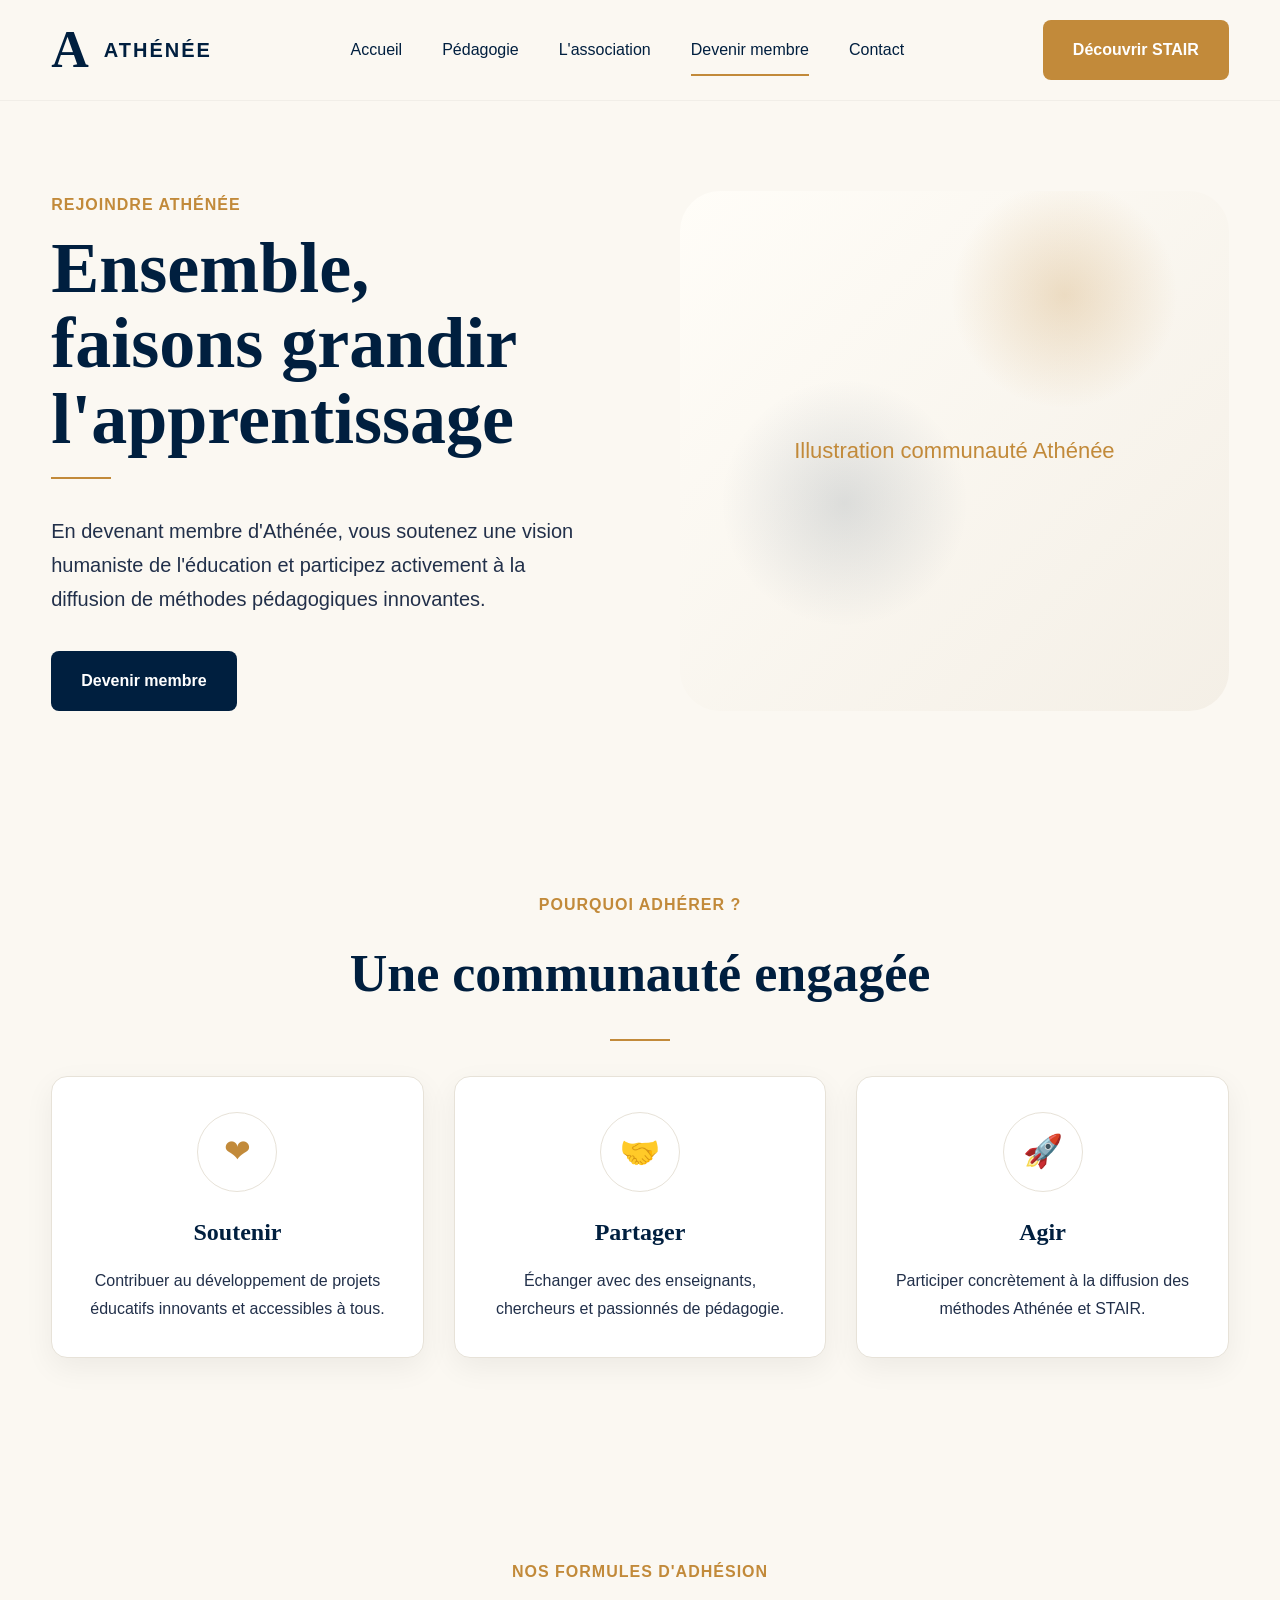
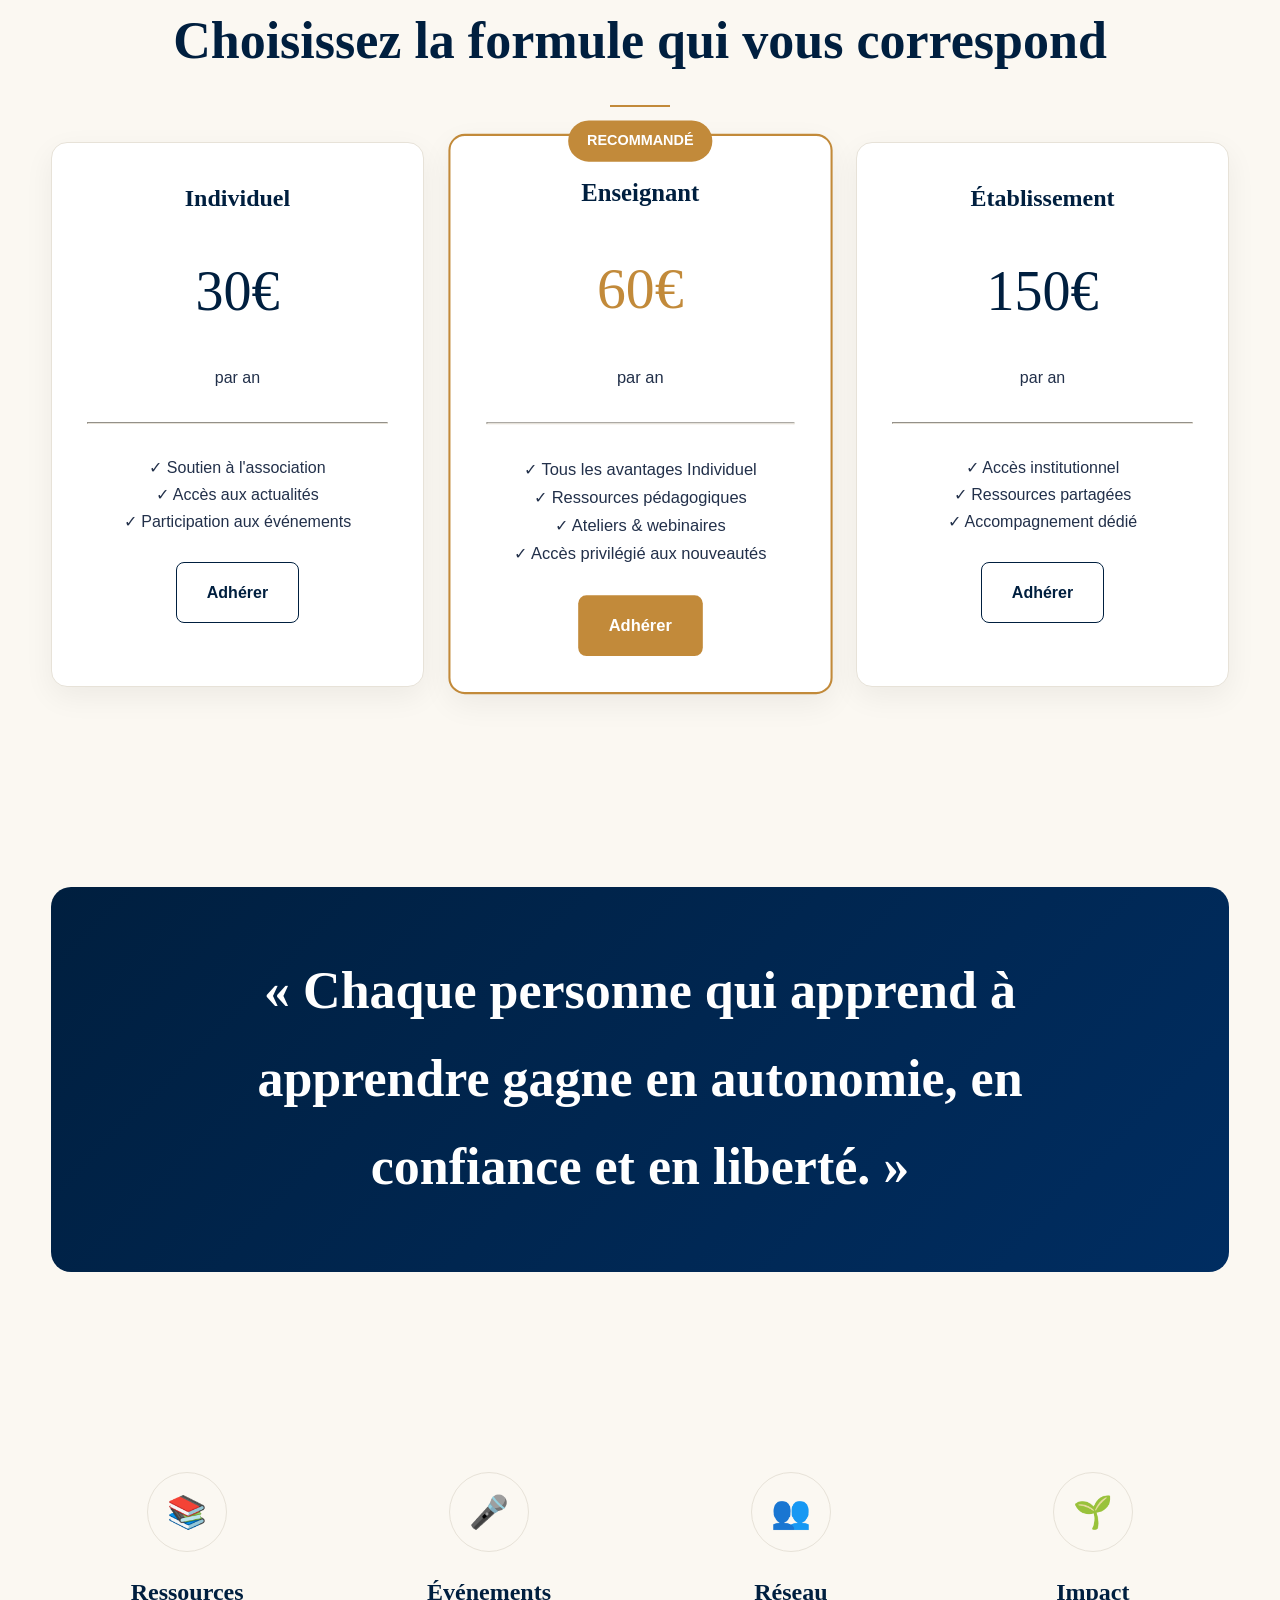
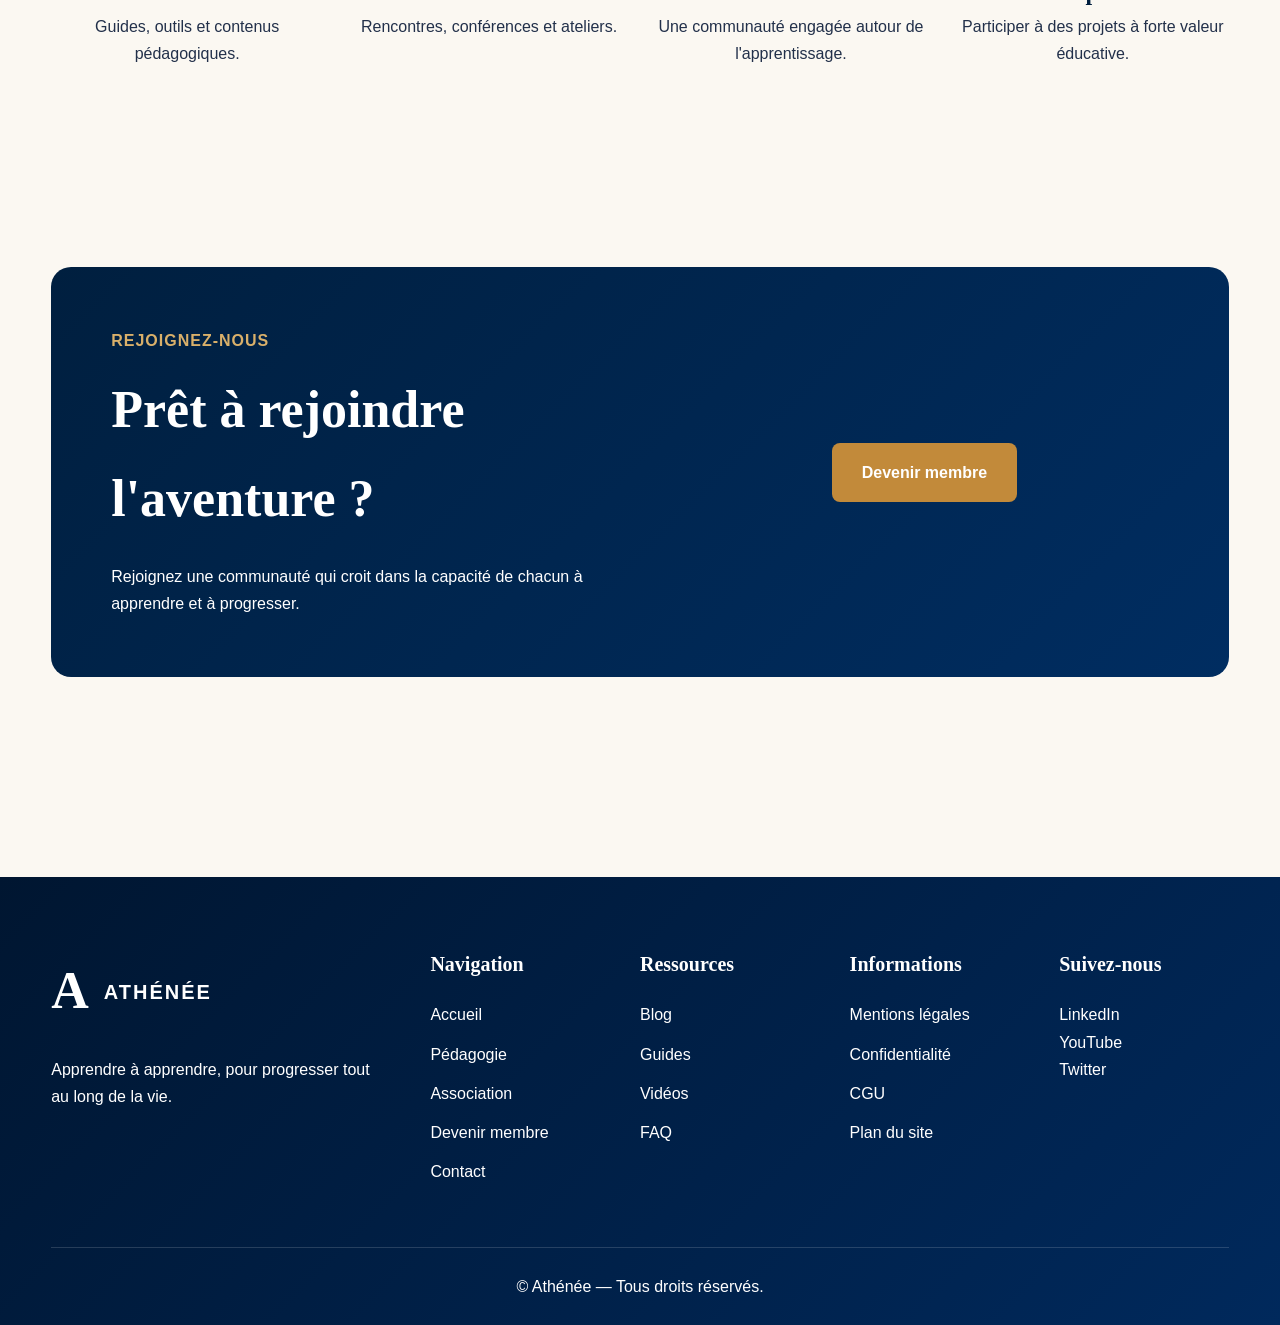
<file: membre.html>
<!DOCTYPE html>
<html lang="fr">

<head>
    <meta charset="UTF-8">
    <meta name="viewport" content="width=device-width, initial-scale=1.0">
    <title>Devenir membre - Athénée</title>
    <link rel="stylesheet" href="style.css">
</head>

<body>

<header class="header">

    <div class="container navbar">

        <a href="index.html" class="logo">
            <div class="logo-mark">A</div>
            <div class="logo-text">ATHÉNÉE</div>
        </a>

        <nav class="nav-menu">
            <a href="index.html" class="nav-link">Accueil</a>
            <a href="pedagogie.html" class="nav-link">Pédagogie</a>
            <a href="association.html" class="nav-link">L'association</a>
            <a href="membre.html" class="nav-link active">Devenir membre</a>
            <a href="contact.html" class="nav-link">Contact</a>
        </nav>

        <a href="pedagogie.html" class="btn btn-gold">
            Découvrir STAIR
        </a>

    </div>

</header>

<!-- HERO -->

<section class="hero">

    <div class="container grid-2">

        <div class="hero-content">

            <div class="section-label">
                REJOINDRE ATHÉNÉE
            </div>

            <h1>
                Ensemble,<br>
                faisons grandir<br>
                l'apprentissage
            </h1>

            <div class="section-line"></div>

            <p>
                En devenant membre d'Athénée, vous soutenez
                une vision humaniste de l'éducation et participez
                activement à la diffusion de méthodes pédagogiques
                innovantes.
            </p>

            <a href="#adhesion" class="btn btn-primary">
                Devenir membre
            </a>

        </div>

        <div class="hero-illustration">

            <div class="hero-placeholder">
                Illustration communauté Athénée
            </div>

        </div>

    </div>

</section>

<!-- POURQUOI ADHÉRER -->

<section class="section">

    <div class="container">

        <div class="center">

            <div class="section-label">
                POURQUOI ADHÉRER ?
            </div>

            <h2>
                Une communauté engagée
            </h2>

            <div class="section-line"
                 style="margin-left:auto;margin-right:auto;">
            </div>

        </div>

        <div class="grid-3">

            <article class="card center">

                <div class="card-icon"
                     style="margin:auto auto 20px;">
                    ❤
                </div>

                <h4>Soutenir</h4>

                <p>
                    Contribuer au développement
                    de projets éducatifs innovants
                    et accessibles à tous.
                </p>

            </article>

            <article class="card center">

                <div class="card-icon"
                     style="margin:auto auto 20px;">
                    🤝
                </div>

                <h4>Partager</h4>

                <p>
                    Échanger avec des enseignants,
                    chercheurs et passionnés
                    de pédagogie.
                </p>

            </article>

            <article class="card center">

                <div class="card-icon"
                     style="margin:auto auto 20px;">
                    🚀
                </div>

                <h4>Agir</h4>

                <p>
                    Participer concrètement à la diffusion
                    des méthodes Athénée et STAIR.
                </p>

            </article>

        </div>

    </div>

</section>

<!-- FORMULES -->

<section class="section" id="adhesion">

    <div class="container">

        <div class="center">

            <div class="section-label">
                NOS FORMULES D'ADHÉSION
            </div>

            <h2>
                Choisissez la formule
                qui vous correspond
            </h2>

            <div class="section-line"
                 style="margin-left:auto;margin-right:auto;">
            </div>

        </div>

        <div class="grid-3">

            <!-- INDIVIDUEL -->

            <article class="card center">

                <h4>Individuel</h4>

                <div style="
                    font-size:56px;
                    color:var(--navy);
                    font-family:Georgia,serif;
                    margin:25px 0;">
                    30€
                </div>

                <p>
                    par an
                </p>

                <hr style="margin:30px 0;border-color:var(--border);">

                <p>✓ Soutien à l'association</p>
                <p>✓ Accès aux actualités</p>
                <p>✓ Participation aux événements</p>

                <br>

                <a href="#" class="btn btn-outline">
                    Adhérer
                </a>

            </article>

            <!-- ENSEIGNANT -->

            <article class="card center"
                     style="
                     border:2px solid var(--gold);
                     position:relative;
                     transform:scale(1.03);">

                <div style="
                    position:absolute;
                    top:-15px;
                    left:50%;
                    transform:translateX(-50%);
                    background:var(--gold);
                    color:white;
                    padding:8px 18px;
                    border-radius:20px;
                    font-size:14px;
                    font-weight:600;">
                    RECOMMANDÉ
                </div>

                <h4>Enseignant</h4>

                <div style="
                    font-size:56px;
                    color:var(--gold);
                    font-family:Georgia,serif;
                    margin:25px 0;">
                    60€
                </div>

                <p>
                    par an
                </p>

                <hr style="margin:30px 0;border-color:var(--border);">

                <p>✓ Tous les avantages Individuel</p>
                <p>✓ Ressources pédagogiques</p>
                <p>✓ Ateliers & webinaires</p>
                <p>✓ Accès privilégié aux nouveautés</p>

                <br>

                <a href="#" class="btn btn-gold">
                    Adhérer
                </a>

            </article>

            <!-- ETABLISSEMENT -->

            <article class="card center">

                <h4>Établissement</h4>

                <div style="
                    font-size:56px;
                    color:var(--navy);
                    font-family:Georgia,serif;
                    margin:25px 0;">
                    150€
                </div>

                <p>
                    par an
                </p>

                <hr style="margin:30px 0;border-color:var(--border);">

                <p>✓ Accès institutionnel</p>
                <p>✓ Ressources partagées</p>
                <p>✓ Accompagnement dédié</p>

                <br>

                <a href="#" class="btn btn-outline">
                    Adhérer
                </a>

            </article>

        </div>

    </div>

</section>

<!-- CITATION -->

<section class="section">

    <div class="container">

        <div class="cta center">

            <h2 style="max-width:900px;margin:auto;">
                « Chaque personne qui apprend à apprendre
                gagne en autonomie, en confiance et en liberté. »
            </h2>

        </div>

    </div>

</section>

<!-- AVANTAGES -->

<section class="section">

    <div class="container">

        <div class="grid-4">

            <article class="center">

                <div class="card-icon"
                     style="margin:auto auto 20px;">
                    📚
                </div>

                <h4>Ressources</h4>

                <p>
                    Guides, outils et contenus pédagogiques.
                </p>

            </article>

            <article class="center">

                <div class="card-icon"
                     style="margin:auto auto 20px;">
                    🎤
                </div>

                <h4>Événements</h4>

                <p>
                    Rencontres, conférences et ateliers.
                </p>

            </article>

            <article class="center">

                <div class="card-icon"
                     style="margin:auto auto 20px;">
                    👥
                </div>

                <h4>Réseau</h4>

                <p>
                    Une communauté engagée autour de l'apprentissage.
                </p>

            </article>

            <article class="center">

                <div class="card-icon"
                     style="margin:auto auto 20px;">
                    🌱
                </div>

                <h4>Impact</h4>

                <p>
                    Participer à des projets à forte valeur éducative.
                </p>

            </article>

        </div>

    </div>

</section>

<!-- CTA FINAL -->

<section class="section">

    <div class="container">

        <div class="cta">

            <div class="grid-2">

                <div>

                    <div class="section-label"
                         style="color:#d9b06a;">
                        REJOIGNEZ-NOUS
                    </div>

                    <h2>
                        Prêt à rejoindre l'aventure ?
                    </h2>

                    <p style="margin-top:20px;">
                        Rejoignez une communauté qui croit
                        dans la capacité de chacun à apprendre
                        et à progresser.
                    </p>

                </div>

                <div style="
                    display:flex;
                    align-items:center;
                    justify-content:center;">

                    <a href="#adhesion"
                       class="btn btn-gold">
                        Devenir membre
                    </a>

                </div>

            </div>

        </div>

    </div>

</section>

<!-- FOOTER -->

<footer class="footer">

    <div class="container">

        <div class="footer-grid">

            <div>

                <div class="logo">

                    <div class="logo-mark"
                         style="color:white;">
                        A
                    </div>

                    <div class="logo-text"
                         style="color:white;">
                        ATHÉNÉE
                    </div>

                </div>

                <p style="margin-top:20px;">
                    Apprendre à apprendre,
                    pour progresser tout au long de la vie.
                </p>

            </div>

            <div>

                <h4>Navigation</h4>

                <ul>
                    <li><a href="index.html">Accueil</a></li>
                    <li><a href="pedagogie.html">Pédagogie</a></li>
                    <li><a href="association.html">Association</a></li>
                    <li><a href="membre.html">Devenir membre</a></li>
                    <li><a href="contact.html">Contact</a></li>
                </ul>

            </div>

            <div>

                <h4>Ressources</h4>

                <ul>
                    <li>Blog</li>
                    <li>Guides</li>
                    <li>Vidéos</li>
                    <li>FAQ</li>
                </ul>

            </div>

            <div>

                <h4>Informations</h4>

                <ul>
                    <li>Mentions légales</li>
                    <li>Confidentialité</li>
                    <li>CGU</li>
                    <li>Plan du site</li>
                </ul>

            </div>

            <div>

                <h4>Suivez-nous</h4>

                <p>LinkedIn</p>
                <p>YouTube</p>
                <p>Twitter</p>

            </div>

        </div>

        <div class="footer-bottom">
            © Athénée — Tous droits réservés.
        </div>

    </div>

</footer>

</body>
</html>
</file>
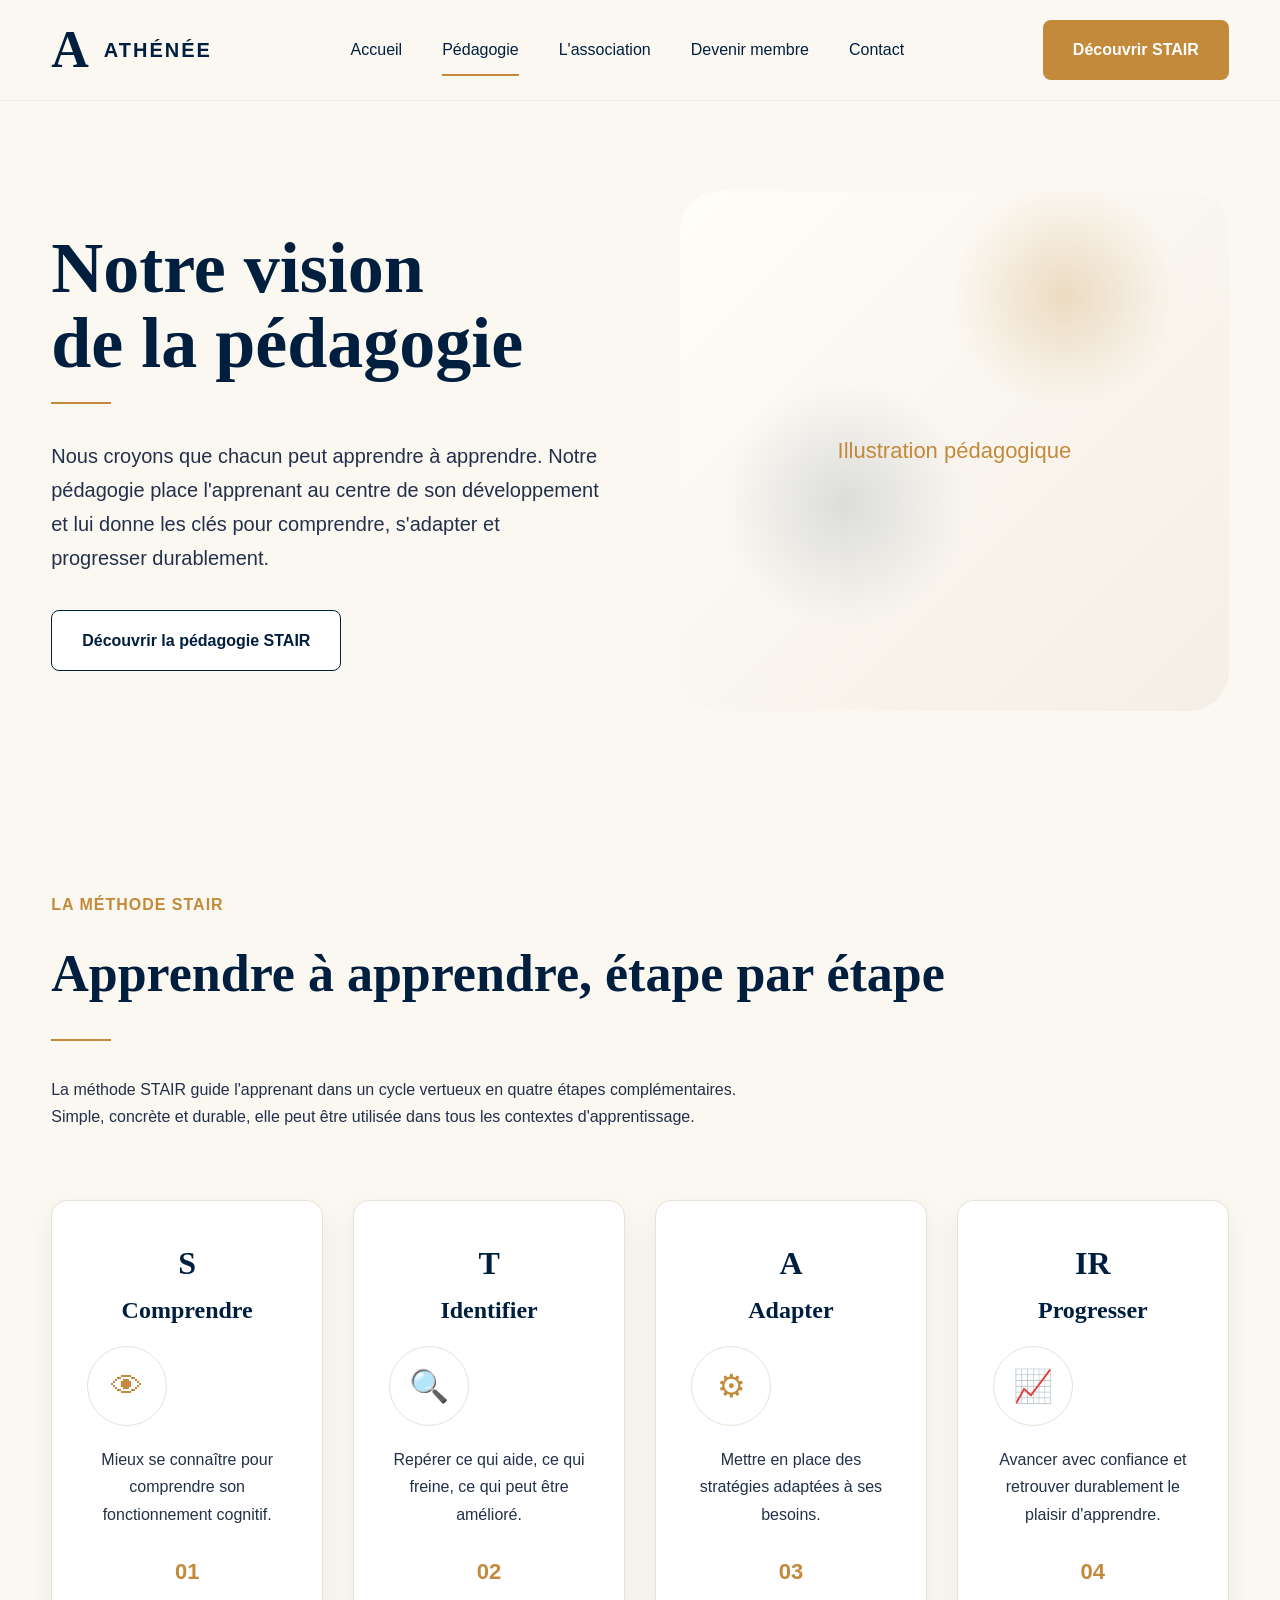
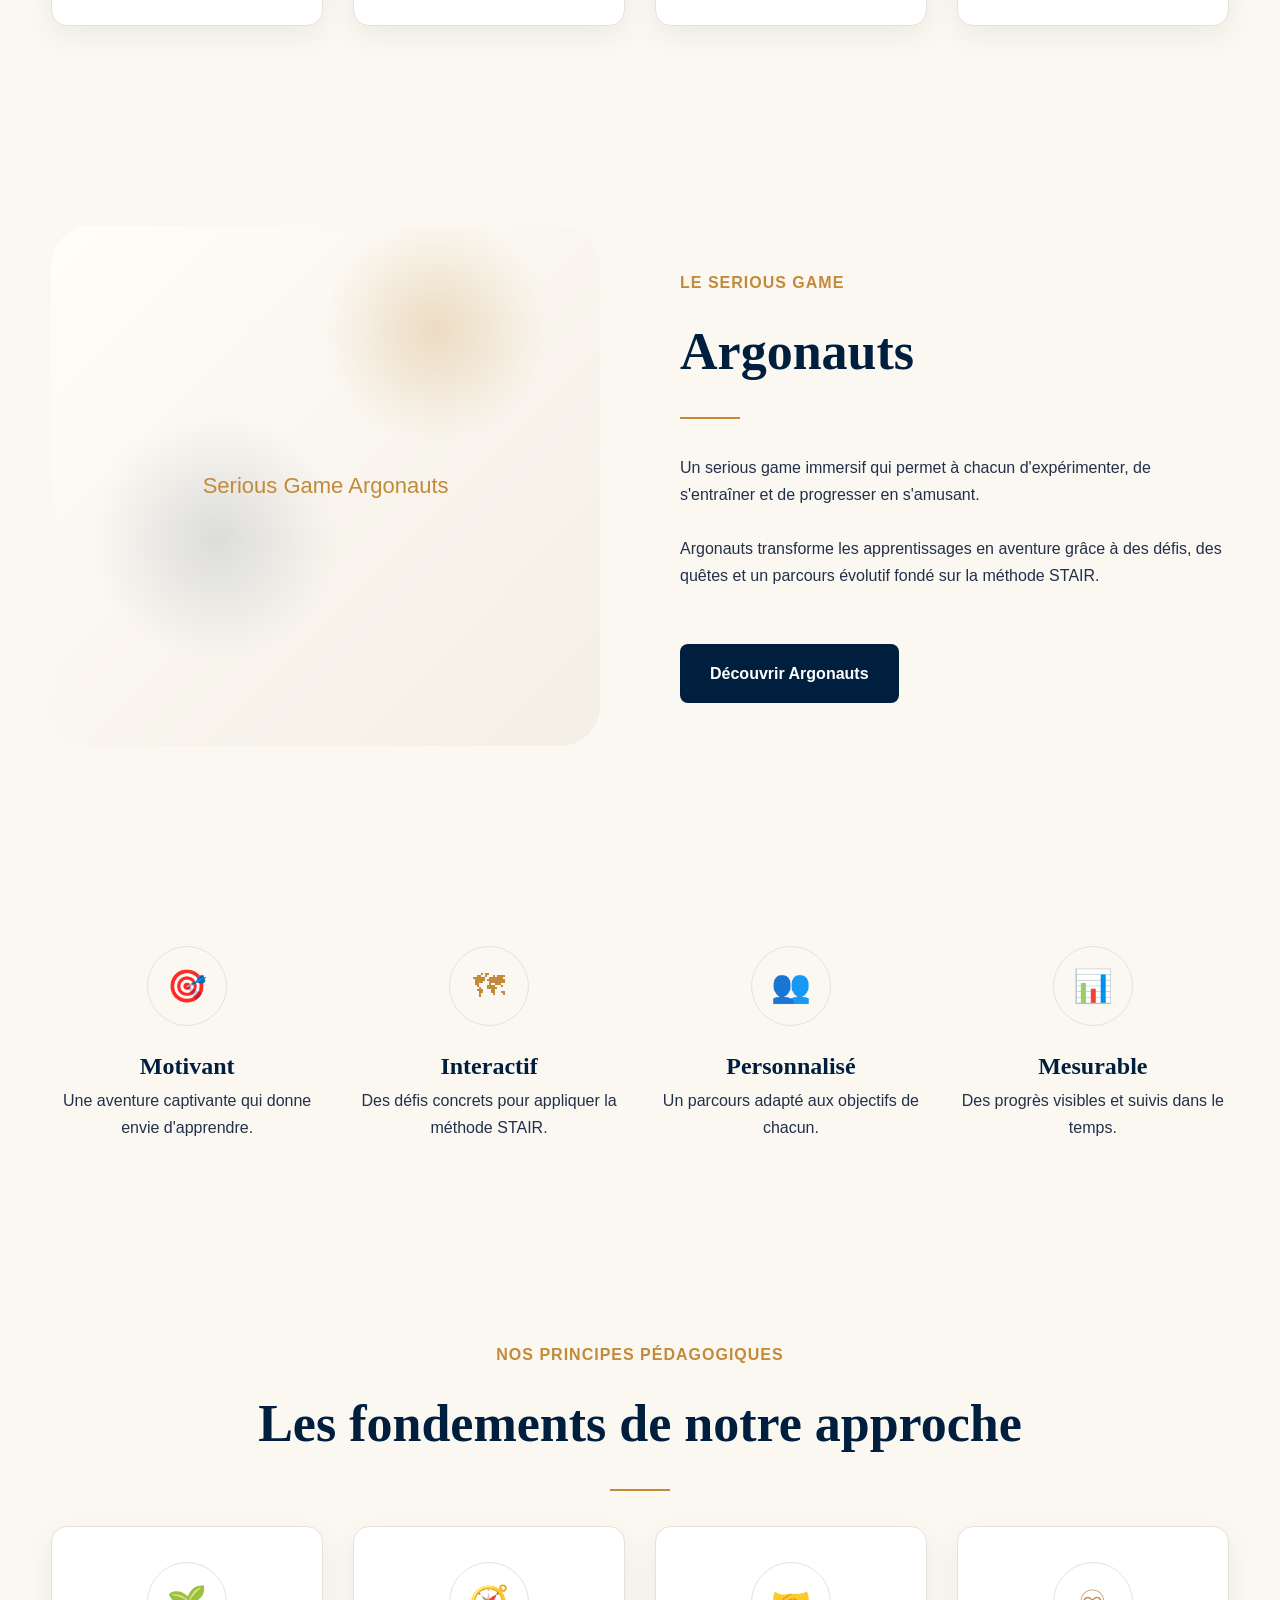
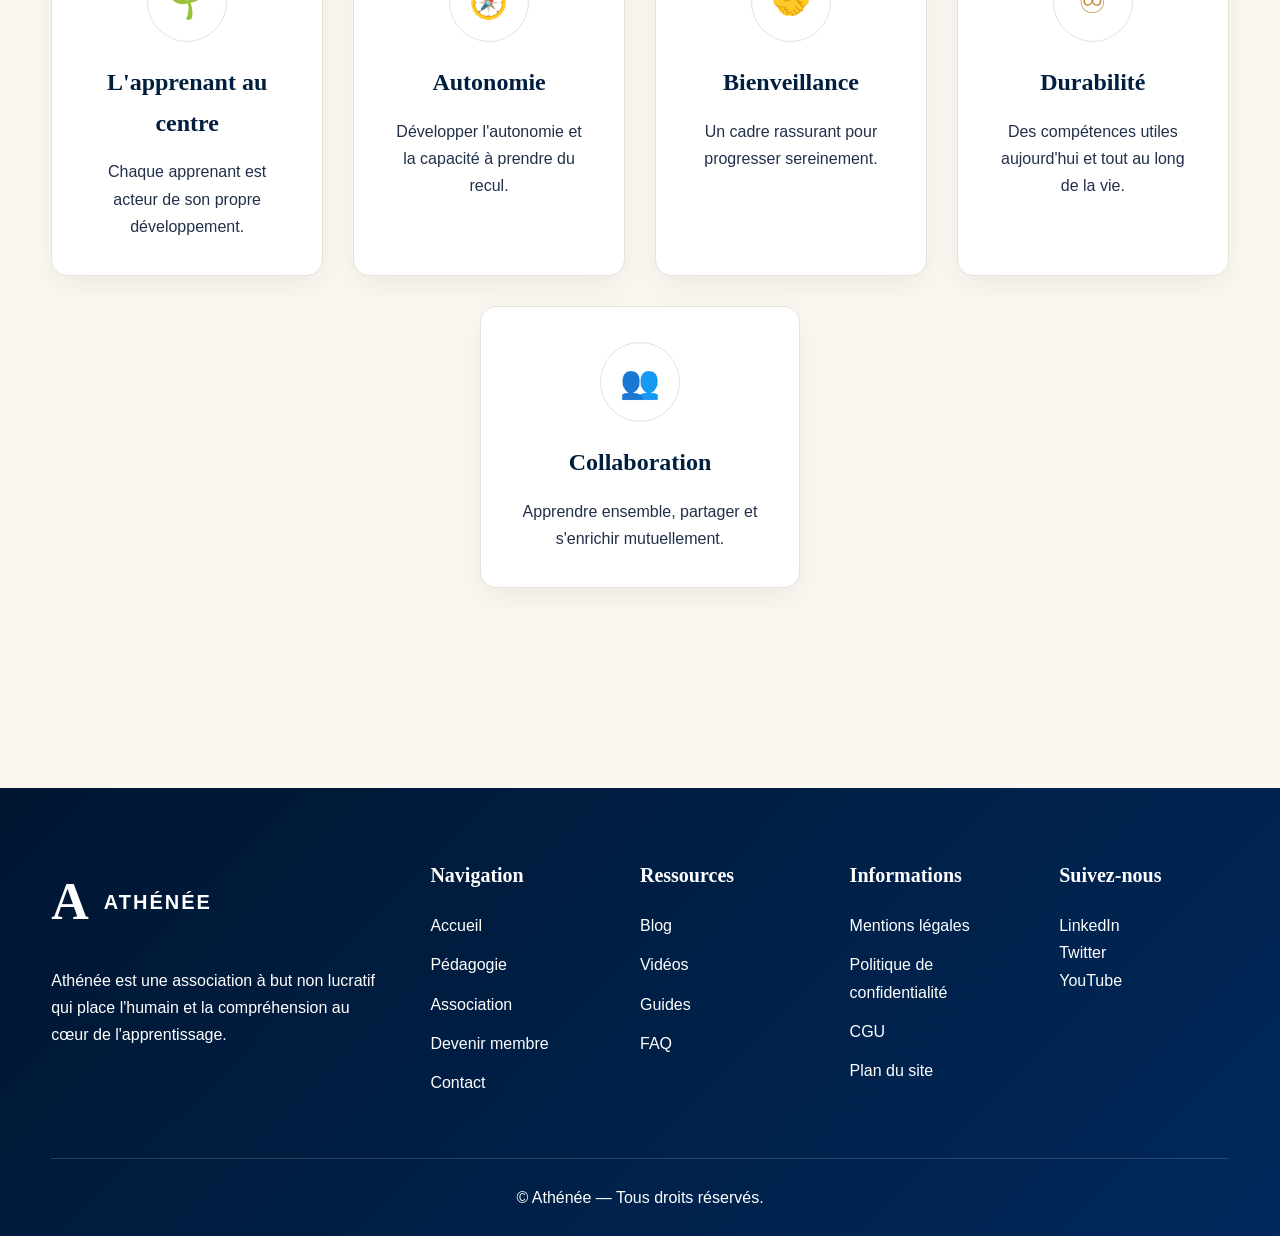
<file: pedagogie.html>
<!DOCTYPE html>
<html lang="fr">

<head>
    <meta charset="UTF-8">
    <meta name="viewport" content="width=device-width, initial-scale=1.0">
    <title>Pédagogie STAIR - Athénée</title>
    <link rel="stylesheet" href="style.css">
</head>

<body>

<header class="header">

    <div class="container navbar">

        <a href="index.html" class="logo">
            <div class="logo-mark">A</div>
            <div class="logo-text">ATHÉNÉE</div>
        </a>

        <nav class="nav-menu">
            <a href="index.html" class="nav-link">Accueil</a>
            <a href="pedagogie.html" class="nav-link active">Pédagogie</a>
            <a href="association.html" class="nav-link">L'association</a>
            <a href="membre.html" class="nav-link">Devenir membre</a>
            <a href="contact.html" class="nav-link">Contact</a>
        </nav>

        <a href="#" class="btn btn-gold">
            Découvrir STAIR
        </a>

    </div>

</header>

<!-- HERO -->

<section class="hero">

    <div class="container grid-2">

        <div class="hero-content">

            <h1>
                Notre vision<br>
                de la pédagogie
            </h1>

            <div class="section-line"></div>

            <p>
                Nous croyons que chacun peut apprendre à apprendre.
                Notre pédagogie place l'apprenant au centre de son
                développement et lui donne les clés pour comprendre,
                s'adapter et progresser durablement.
            </p>

            <a href="#stairs" class="btn btn-outline">
                Découvrir la pédagogie STAIR
            </a>

        </div>

        <div class="hero-illustration">

            <div class="hero-placeholder">
                Illustration pédagogique
            </div>

        </div>

    </div>

</section>

<!-- STAIR -->

<section class="section" id="stairs">

    <div class="container">

        <div class="section-label">
            LA MÉTHODE STAIR
        </div>

        <h2>
            Apprendre à apprendre,
            étape par étape
        </h2>

        <div class="section-line"></div>

        <p style="max-width:700px;margin-bottom:70px;">
            La méthode STAIR guide l'apprenant dans un cycle
            vertueux en quatre étapes complémentaires.
            Simple, concrète et durable, elle peut être
            utilisée dans tous les contextes d'apprentissage.
        </p>

        <div class="grid-4">

            <article class="card stair-card">

                <h3>S</h3>

                <h4>Comprendre</h4>

                <div class="card-icon">👁</div>

                <p>
                    Mieux se connaître pour comprendre
                    son fonctionnement cognitif.
                </p>

                <div class="stair-number">01</div>

            </article>

            <article class="card stair-card">

                <h3>T</h3>

                <h4>Identifier</h4>

                <div class="card-icon">🔍</div>

                <p>
                    Repérer ce qui aide,
                    ce qui freine,
                    ce qui peut être amélioré.
                </p>

                <div class="stair-number">02</div>

            </article>

            <article class="card stair-card">

                <h3>A</h3>

                <h4>Adapter</h4>

                <div class="card-icon">⚙</div>

                <p>
                    Mettre en place des stratégies
                    adaptées à ses besoins.
                </p>

                <div class="stair-number">03</div>

            </article>

            <article class="card stair-card">

                <h3>IR</h3>

                <h4>Progresser</h4>

                <div class="card-icon">📈</div>

                <p>
                    Avancer avec confiance
                    et retrouver durablement
                    le plaisir d'apprendre.
                </p>

                <div class="stair-number">04</div>

            </article>

        </div>

    </div>

</section>

<!-- ARGONAUTS -->

<section class="section">

    <div class="container grid-2">

        <div class="hero-illustration">

            <div class="hero-placeholder">
                Serious Game Argonauts
            </div>

        </div>

        <div>

            <div class="section-label">
                LE SERIOUS GAME
            </div>

            <h2>Argonauts</h2>

            <div class="section-line"></div>

            <p>
                Un serious game immersif qui permet à chacun
                d'expérimenter, de s'entraîner et de progresser
                en s'amusant.
            </p>

            <br>

            <p>
                Argonauts transforme les apprentissages
                en aventure grâce à des défis, des quêtes
                et un parcours évolutif fondé sur la méthode STAIR.
            </p>

            <br><br>

            <a href="#" class="btn btn-primary">
                Découvrir Argonauts
            </a>

        </div>

    </div>

</section>

<!-- AVANTAGES -->

<section class="section">

    <div class="container">

        <div class="grid-4">

            <article class="center">

                <div class="card-icon" style="margin:auto auto 20px;">
                    🎯
                </div>

                <h4>Motivant</h4>

                <p>
                    Une aventure captivante
                    qui donne envie d'apprendre.
                </p>

            </article>

            <article class="center">

                <div class="card-icon" style="margin:auto auto 20px;">
                    🗺
                </div>

                <h4>Interactif</h4>

                <p>
                    Des défis concrets pour appliquer
                    la méthode STAIR.
                </p>

            </article>

            <article class="center">

                <div class="card-icon" style="margin:auto auto 20px;">
                    👥
                </div>

                <h4>Personnalisé</h4>

                <p>
                    Un parcours adapté
                    aux objectifs de chacun.
                </p>

            </article>

            <article class="center">

                <div class="card-icon" style="margin:auto auto 20px;">
                    📊
                </div>

                <h4>Mesurable</h4>

                <p>
                    Des progrès visibles
                    et suivis dans le temps.
                </p>

            </article>

        </div>

    </div>

</section>

<!-- PRINCIPES -->

<section class="section">

    <div class="container">

        <div class="center">

            <div class="section-label">
                NOS PRINCIPES PÉDAGOGIQUES
            </div>

            <h2>
                Les fondements de notre approche
            </h2>

            <div class="section-line"
                 style="margin-left:auto;margin-right:auto;">
            </div>

        </div>

        <div class="grid-4">

            <article class="card center">

                <div class="card-icon" style="margin:auto auto 20px;">
                    🌱
                </div>

                <h4>L'apprenant au centre</h4>

                <p>
                    Chaque apprenant est acteur
                    de son propre développement.
                </p>

            </article>

            <article class="card center">

                <div class="card-icon" style="margin:auto auto 20px;">
                    🧭
                </div>

                <h4>Autonomie</h4>

                <p>
                    Développer l'autonomie
                    et la capacité à prendre du recul.
                </p>

            </article>

            <article class="card center">

                <div class="card-icon" style="margin:auto auto 20px;">
                    🤝
                </div>

                <h4>Bienveillance</h4>

                <p>
                    Un cadre rassurant
                    pour progresser sereinement.
                </p>

            </article>

            <article class="card center">

                <div class="card-icon" style="margin:auto auto 20px;">
                    ♾
                </div>

                <h4>Durabilité</h4>

                <p>
                    Des compétences utiles aujourd'hui
                    et tout au long de la vie.
                </p>

            </article>

        </div>

        <div style="height:30px"></div>

        <div style="max-width:320px;margin:auto;">

            <article class="card center">

                <div class="card-icon" style="margin:auto auto 20px;">
                    👥
                </div>

                <h4>Collaboration</h4>

                <p>
                    Apprendre ensemble,
                    partager et s'enrichir mutuellement.
                </p>

            </article>

        </div>

    </div>

</section>

<!-- FOOTER -->

<footer class="footer">

    <div class="container">

        <div class="footer-grid">

            <div>

                <div class="logo">

                    <div class="logo-mark"
                         style="color:white;">
                        A
                    </div>

                    <div class="logo-text"
                         style="color:white;">
                        ATHÉNÉE
                    </div>

                </div>

                <p style="margin-top:20px;">
                    Athénée est une association à but non lucratif
                    qui place l'humain et la compréhension
                    au cœur de l'apprentissage.
                </p>

            </div>

            <div>

                <h4>Navigation</h4>

                <ul>
                    <li><a href="index.html">Accueil</a></li>
                    <li><a href="pedagogie.html">Pédagogie</a></li>
                    <li><a href="association.html">Association</a></li>
                    <li><a href="membre.html">Devenir membre</a></li>
                    <li><a href="contact.html">Contact</a></li>
                </ul>

            </div>

            <div>

                <h4>Ressources</h4>

                <ul>
                    <li>Blog</li>
                    <li>Vidéos</li>
                    <li>Guides</li>
                    <li>FAQ</li>
                </ul>

            </div>

            <div>

                <h4>Informations</h4>

                <ul>
                    <li>Mentions légales</li>
                    <li>Politique de confidentialité</li>
                    <li>CGU</li>
                    <li>Plan du site</li>
                </ul>

            </div>

            <div>

                <h4>Suivez-nous</h4>

                <p>LinkedIn</p>
                <p>Twitter</p>
                <p>YouTube</p>

            </div>

        </div>

        <div class="footer-bottom">
            © Athénée — Tous droits réservés.
        </div>

    </div>

</footer>

</body>
</html>
</file>
<file: style.css>
/* ==========================================
   ATHÉNÉE - STYLE GLOBAL
========================================== */

:root {

    --navy: #001f3f;
    --navy-light: #0d2f5a;
    --gold: #c28a3a;
    --gold-light: #d9b06a;
    --ivory: #fbf8f2;
    --white: #ffffff;
    --text: #22304a;
    --border: #e7e2d8;
    --shadow: 0 10px 30px rgba(0,0,0,0.06);

    --radius: 16px;

    --container: 1280px;
}

/* ==========================================
   RESET
========================================== */

*{
    margin:0;
    padding:0;
    box-sizing:border-box;
}

html{
    scroll-behavior:smooth;
}

body{
    font-family: "Segoe UI", sans-serif;
    background: var(--ivory);
    color: var(--text);
    line-height:1.7;
}

img{
    max-width:100%;
    display:block;
}

a{
    text-decoration:none;
    color:inherit;
}

ul{
    list-style:none;
}

/* ==========================================
   TYPOGRAPHIE
========================================== */

h1,
h2,
h3,
h4{
    font-family: Georgia, "Times New Roman", serif;
    color:var(--navy);
    font-weight:600;
}

h1{
    font-size:72px;
    line-height:1.05;
}

h2{
    font-size:52px;
}

h3{
    font-size:32px;
}

h4{
    font-size:24px;
}

.section-label{
    color:var(--gold);
    text-transform:uppercase;
    letter-spacing:1px;
    font-weight:600;
    margin-bottom:12px;
}

.section-line{
    width:60px;
    height:2px;
    background:var(--gold);
    margin:20px 0 35px;
}

/* ==========================================
   LAYOUT
========================================== */

.container{
    width:min(92%, var(--container));
    margin:auto;
}

.section{
    padding:100px 0;
}

.grid-2{
    display:grid;
    grid-template-columns:1fr 1fr;
    gap:80px;
    align-items:center;
}

.grid-3{
    display:grid;
    grid-template-columns:repeat(3,1fr);
    gap:30px;
}

.grid-4{
    display:grid;
    grid-template-columns:repeat(4,1fr);
    gap:30px;
}

.center{
    text-align:center;
}

/* ==========================================
   HEADER
========================================== */

.header{
    position:sticky;
    top:0;
    z-index:1000;
    background:rgba(251,248,242,.95);
    backdrop-filter:blur(8px);
    border-bottom:1px solid rgba(0,0,0,.04);
}

.navbar{
    height:100px;
    display:flex;
    align-items:center;
    justify-content:space-between;
}

.logo{
    display:flex;
    align-items:center;
    gap:15px;
}

.logo-mark{
    font-family:Georgia, serif;
    font-size:52px;
    color:var(--navy);
    font-weight:bold;
}

.logo-text{
    font-size:20px;
    letter-spacing:2px;
    color:var(--navy);
    font-weight:600;
}

.nav-menu{
    display:flex;
    align-items:center;
    gap:40px;
}

.nav-link{
    position:relative;
    color:var(--navy);
    font-weight:500;
}

.nav-link.active::after{
    content:"";
    position:absolute;
    left:0;
    bottom:-12px;
    width:100%;
    height:2px;
    background:var(--gold);
}

/* ==========================================
   BUTTONS
========================================== */

.btn{
    display:inline-flex;
    align-items:center;
    justify-content:center;
    gap:12px;

    padding:16px 30px;
    border-radius:8px;

    transition:.3s;
    cursor:pointer;
    font-weight:600;
}

.btn-primary{
    background:var(--navy);
    color:white;
}

.btn-primary:hover{
    background:var(--navy-light);
}

.btn-gold{
    background:var(--gold);
    color:white;
}

.btn-gold:hover{
    background:#b1782d;
}

.btn-outline{
    border:1px solid var(--navy);
    color:var(--navy);
    background:white;
}

.btn-outline:hover{
    background:var(--navy);
    color:white;
}

/* ==========================================
   HERO
========================================== */

.hero{
    padding:90px 0 80px;
}

.hero-content{
    max-width:560px;
}

.hero p{
    margin:25px 0 35px;
    font-size:20px;
}

.hero-buttons{
    display:flex;
    gap:20px;
    flex-wrap:wrap;
}

.hero-illustration{
    min-height:520px;
    border-radius:40px;
    overflow:hidden;
    background:
    linear-gradient(
    135deg,
    #fffdf8,
    #f4efe6
    );
    position:relative;
}

.hero-illustration::before{
    content:"";
    position:absolute;
    inset:0;
    background:
    radial-gradient(circle at 70% 20%, rgba(194,138,58,.25), transparent 20%),
    radial-gradient(circle at 30% 60%, rgba(0,31,63,.12), transparent 25%);
}

.hero-placeholder{
    position:absolute;
    inset:0;
    display:flex;
    align-items:center;
    justify-content:center;
    color:var(--gold);
    font-size:22px;
}

/* ==========================================
   CARDS
========================================== */

.card{
    background:white;
    border:1px solid var(--border);
    border-radius:var(--radius);
    padding:35px;
    box-shadow:var(--shadow);
    transition:.3s;
}

.card:hover{
    transform:translateY(-5px);
}

.card-icon{
    width:80px;
    height:80px;
    border-radius:50%;
    border:1px solid var(--border);

    display:flex;
    align-items:center;
    justify-content:center;

    color:var(--gold);
    font-size:32px;

    margin-bottom:20px;
}

.card h4{
    margin-bottom:15px;
}

/* ==========================================
   STAIR
========================================== */

.stair-card{
    text-align:center;
}

.stair-number{
    margin-top:25px;
    color:var(--gold);
    font-size:22px;
    font-weight:600;
}

/* ==========================================
   TIMELINE
========================================== */

.timeline{
    display:grid;
    grid-template-columns:repeat(6,1fr);
    gap:30px;
    margin-top:60px;
}

.timeline-item{
    text-align:center;
}

.timeline-icon{
    width:90px;
    height:90px;

    margin:auto auto 20px;

    border-radius:50%;
    border:2px solid var(--gold);

    display:flex;
    align-items:center;
    justify-content:center;

    color:var(--gold);
    font-size:30px;
}

.timeline-year{
    font-weight:700;
    color:var(--navy);
    margin-bottom:10px;
}

/* ==========================================
   CTA
========================================== */

.cta{
    background:linear-gradient(
        135deg,
        var(--navy),
        #002d61
    );

    color:white;
    border-radius:20px;
    padding:60px;
}

.cta h2,
.cta h3{
    color:white;
}

/* ==========================================
   CONTACT
========================================== */

.contact-grid{
    display:grid;
    grid-template-columns:420px 1fr;
    gap:60px;
}

.contact-card{
    border-bottom:1px solid var(--border);
    padding:25px 0;
}

.contact-card:last-child{
    border:none;
}

.contact-form{
    display:grid;
    gap:18px;
}

.form-row{
    display:grid;
    grid-template-columns:1fr 1fr;
    gap:20px;
}

input,
textarea{
    width:100%;
    padding:18px;
    border:1px solid var(--border);
    border-radius:8px;
    background:white;
    font-size:16px;
}

textarea{
    resize:none;
    min-height:180px;
}

/* ==========================================
   FAQ
========================================== */

.faq-item{
    border-bottom:1px solid var(--border);
}

.faq-question{
    width:100%;
    padding:25px 0;
    background:none;
    border:none;
    text-align:left;
    cursor:pointer;

    font-size:20px;
    color:var(--navy);

    display:flex;
    justify-content:space-between;
}

.faq-answer{
    display:none;
    padding-bottom:25px;
}

.faq-item.active .faq-answer{
    display:block;
}

/* ==========================================
   FOOTER
========================================== */

.footer{
    background:linear-gradient(
        135deg,
        #001631,
        #00295c
    );

    color:white;

    padding-top:70px;
    margin-top:100px;
}

.footer-grid{
    display:grid;
    grid-template-columns:2fr 1fr 1fr 1fr 1fr;
    gap:40px;
}

.footer h4{
    color:white;
    margin-bottom:20px;
    font-size:20px;
}

.footer ul li{
    margin-bottom:12px;
}

.footer-bottom{
    text-align:center;
    border-top:1px solid rgba(255,255,255,.15);
    margin-top:50px;
    padding:25px 0;
}

/* ==========================================
   MOBILE MENU
========================================== */

.menu-toggle{
    display:none;
    background:none;
    border:none;
    font-size:30px;
    color:var(--navy);
}

/* ==========================================
   RESPONSIVE
========================================== */

@media(max-width:1100px){

    h1{
        font-size:56px;
    }

    .grid-4{
        grid-template-columns:repeat(2,1fr);
    }

    .timeline{
        grid-template-columns:repeat(3,1fr);
    }

    .footer-grid{
        grid-template-columns:repeat(2,1fr);
    }

    .contact-grid{
        grid-template-columns:1fr;
    }
}

@media(max-width:768px){

    h1{
        font-size:44px;
    }

    h2{
        font-size:36px;
    }

    .menu-toggle{
        display:block;
    }

    .nav-menu{
        display:none;
    }

    .grid-2,
    .grid-3,
    .grid-4,
    .form-row{
        grid-template-columns:1fr;
    }

    .hero{
        padding:60px 0;
    }

    .hero-illustration{
        min-height:320px;
    }

    .timeline{
        grid-template-columns:1fr;
    }

    .footer-grid{
        grid-template-columns:1fr;
    }

    .section{
        padding:70px 0;
    }

    .cta{
        padding:40px 30px;
    }
}
</file>
